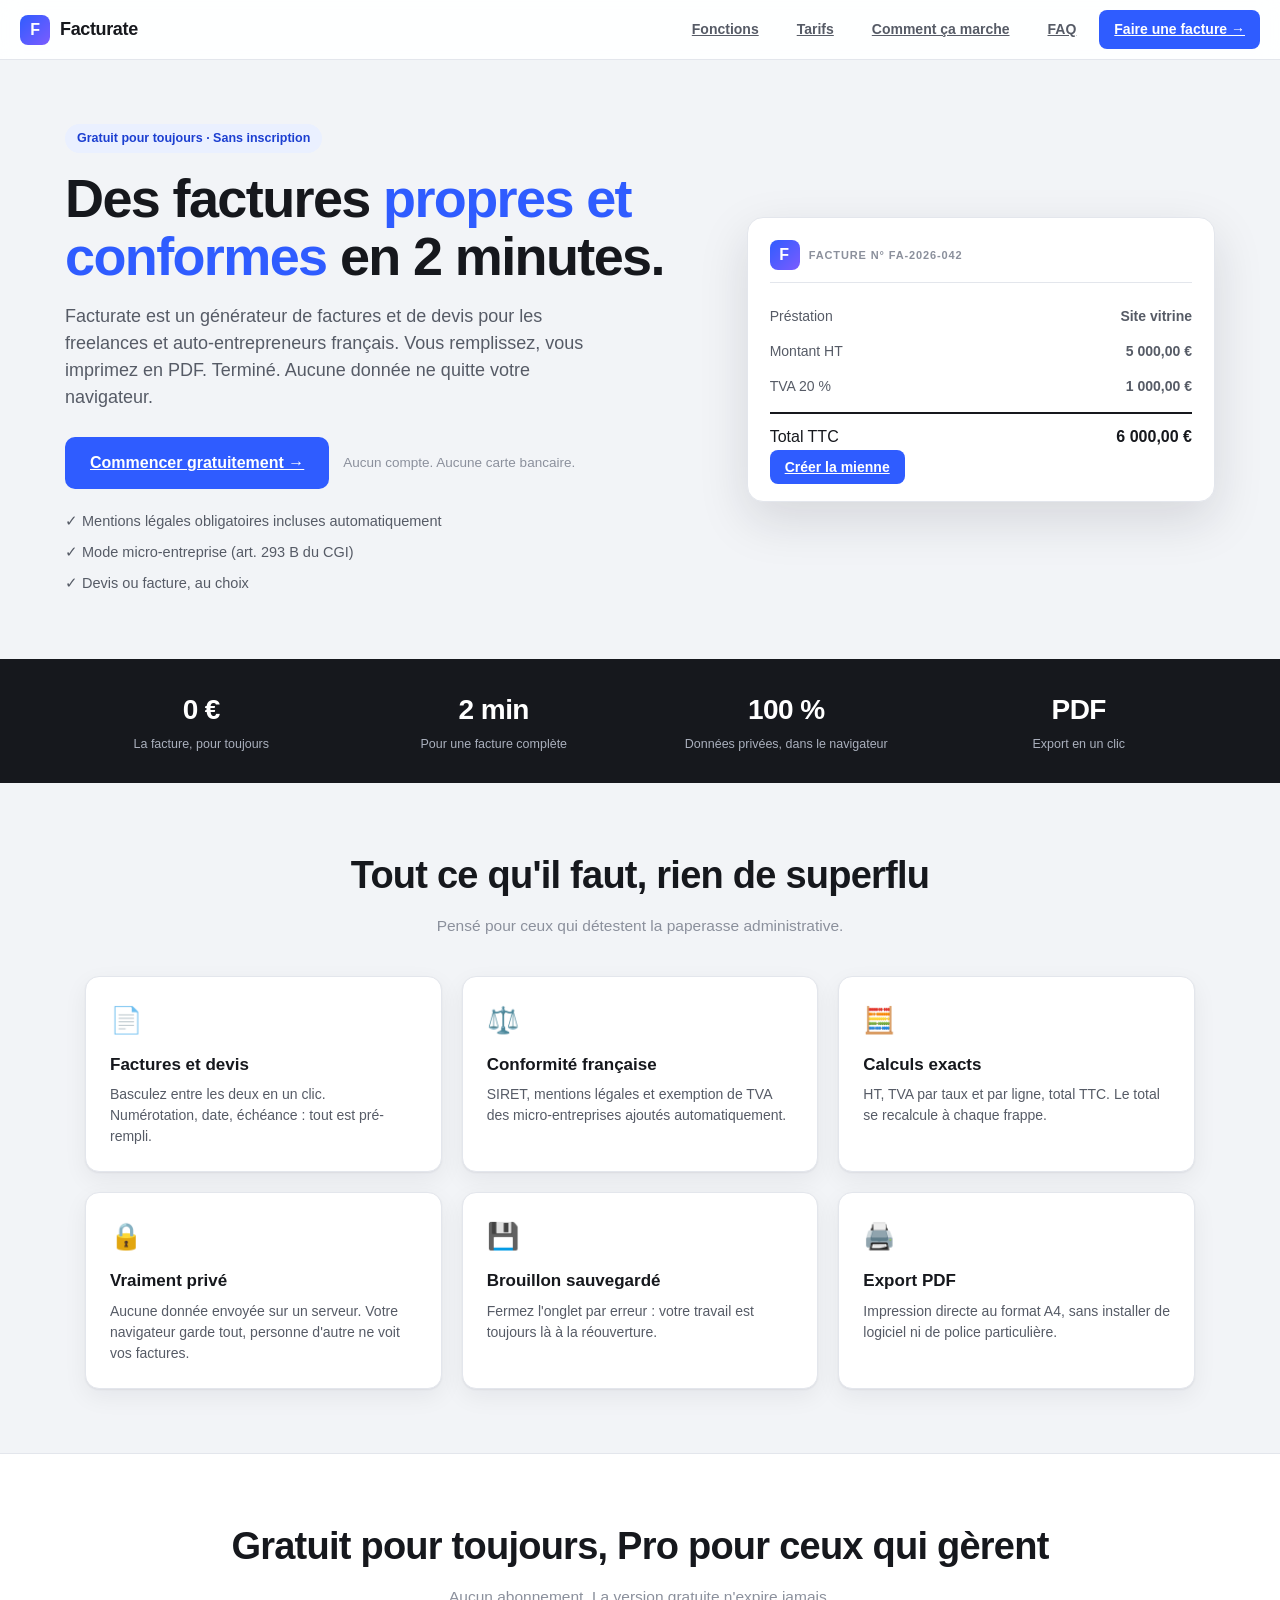
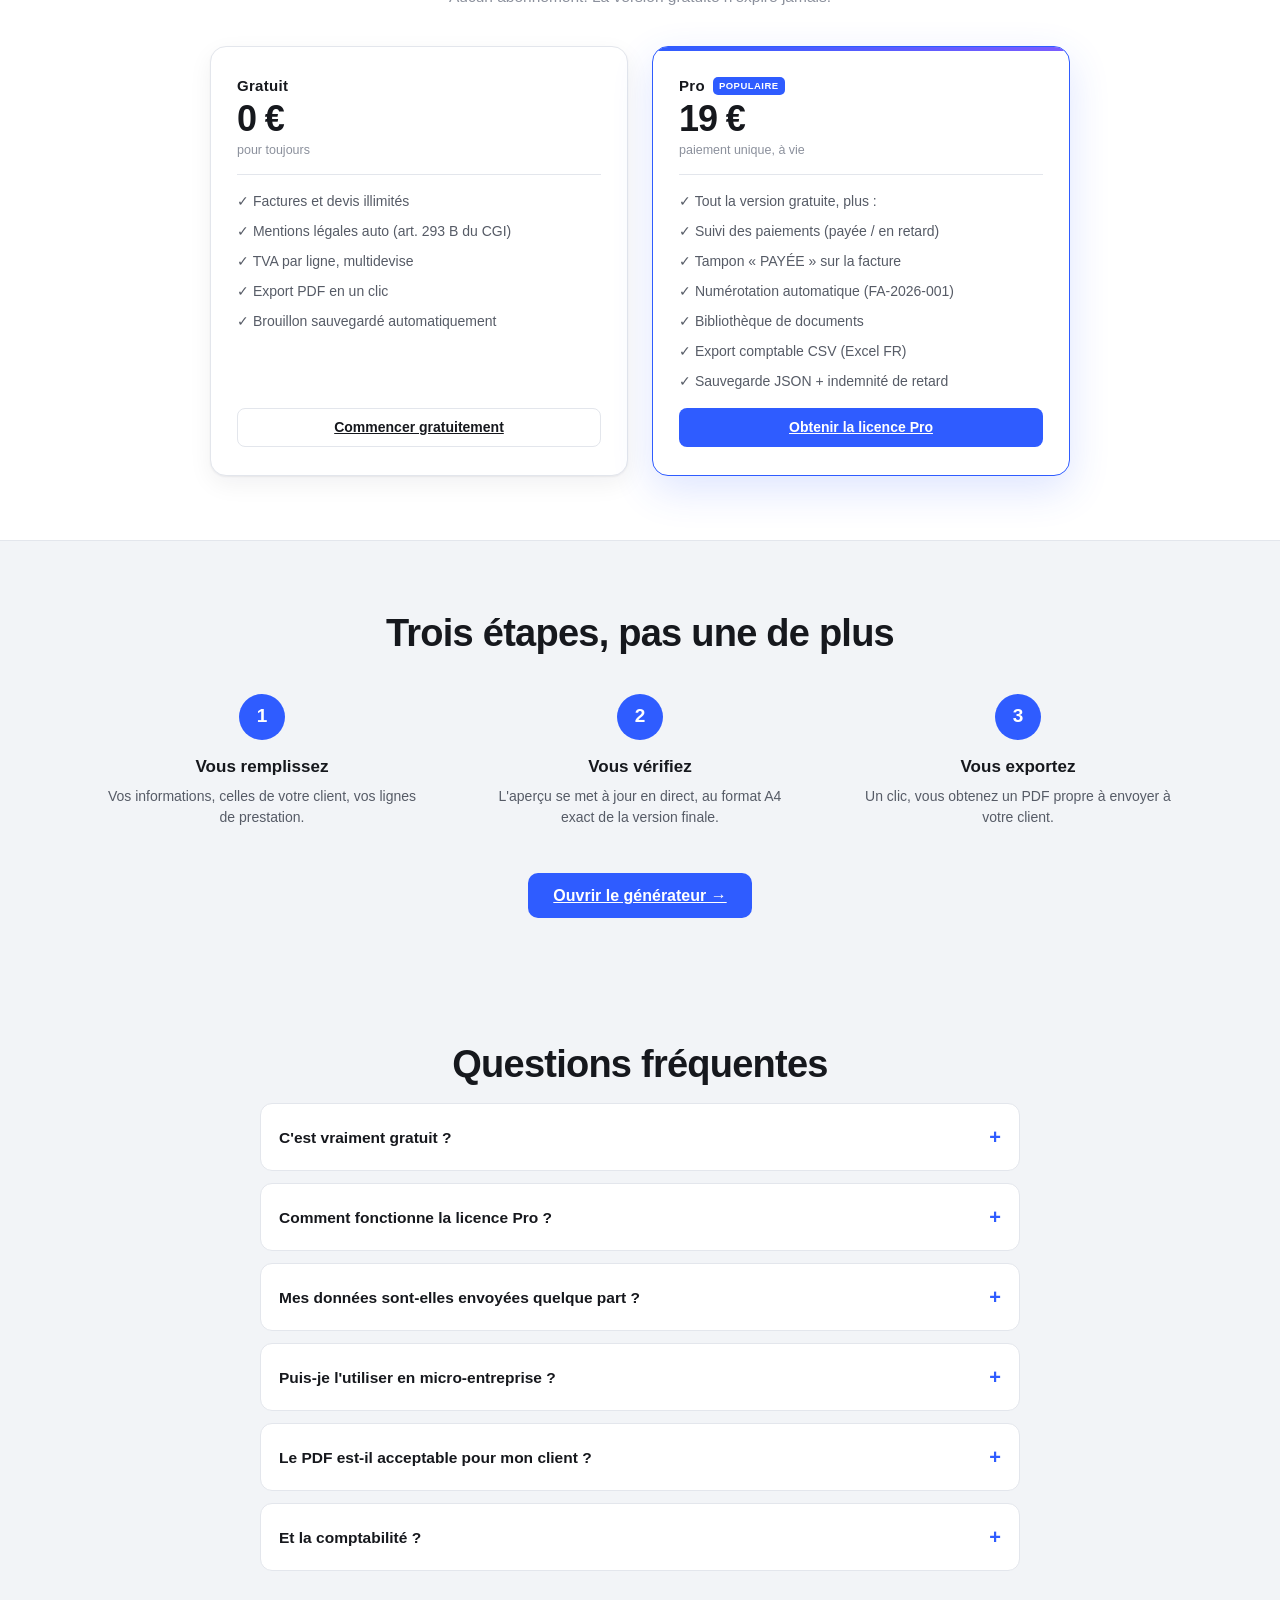
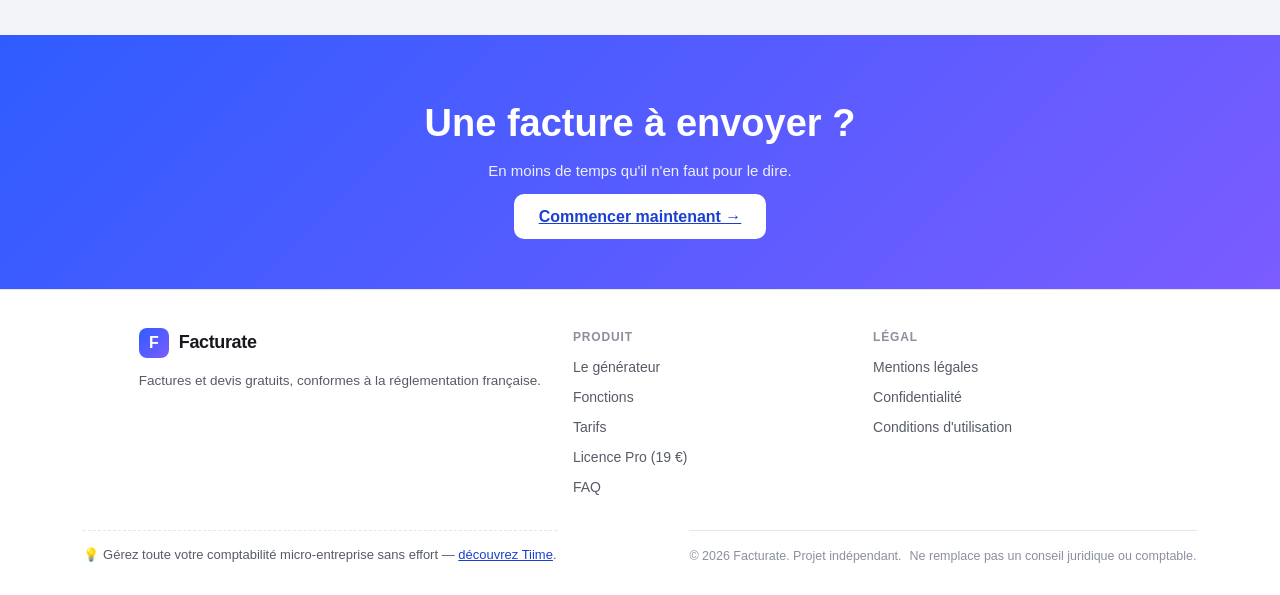
<file: index.html>
<!DOCTYPE html>
<html lang="fr">
<head>
  <meta charset="UTF-8">
  <meta name="viewport" content="width=device-width, initial-scale=1.0">
  <title>Facturate — Factures et devis gratuits pour freelances et auto-entrepreneurs</title>
  <meta name="description" content="Créez des factures et devis professionnels conformes à la loi française. Gratuit, sans inscription, sans installation. Export PDF en un clic.">
  <meta name="keywords" content="facture gratuite, devis gratuit, générateur de facture, auto-entrepreneur, freelance, facture PDF, micro-entreprise">
  <link rel="canonical" href="https://sissokocheick.github.io/facturate/">
  <link rel="stylesheet" href="css/style.css">
</head>
<body itemscope itemtype="https://schema.org/WebApplication">
  <meta itemprop="name" content="Facturate">
  <meta itemprop="applicationCategory" content="BusinessApplication">
  <meta itemprop="operatingSystem" content="Tout navigateur web">
  <meta itemprop="offers" itemscope itemtype="https://schema.org/Offer">
  <meta itemprop="price" content="0">
  <meta itemprop="priceCurrency" content="EUR">
  <script type="application/ld+json">
  {
    "@context": "https://schema.org",
    "@type": "SoftwareApplication",
    "name": "Facturate",
    "applicationCategory": "BusinessApplication",
    "operatingSystem": "Tout navigateur web",
    "description": "Générateur de factures et devis gratuits, conformes à la législation française. Sans inscription, export PDF.",
    "offers": { "@type": "Offer", "price": "0", "priceCurrency": "EUR" }
  }
  </script>
  <header class="topbar">
    <div class="topbar-inner">
      <a class="brand" href="index.html">
        <span class="brand-mark">F</span>
        <span>Facturate</span>
      </a>
      <nav>
        <a class="btn btn-ghost" href="#fonctions">Fonctions</a>
        <a class="btn btn-ghost" href="#tarifs">Tarifs</a>
        <a class="btn btn-ghost" href="#demarrer">Comment ça marche</a>
        <a class="btn btn-ghost" href="#faq">FAQ</a>
        <a class="btn btn-primary" href="app.html">Faire une facture →</a>
      </nav>
    </div>
  </header>

  <main>
    <!-- Hero -->
    <section class="hero">
      <div class="hero-inner">
        <div class="hero-text">
          <span class="badge">Gratuit pour toujours · Sans inscription</span>
          <h1>Des factures <span class="accent">propres et conformes</span> en 2 minutes.</h1>
          <p>Facturate est un générateur de factures et de devis pour les freelances et auto-entrepreneurs français. Vous remplissez, vous imprimez en PDF. Terminé. Aucune donnée ne quitte votre navigateur.</p>
          <div class="hero-cta">
            <a class="btn btn-primary btn-lg" href="app.html">Commencer gratuitement →</a>
            <span class="hero-sub">Aucun compte. Aucune carte bancaire.</span>
          </div>
          <ul class="hero-list">
            <li>✓ Mentions légales obligatoires incluses automatiquement</li>
            <li>✓ Mode micro-entreprise (art. 293 B du CGI)</li>
            <li>✓ Devis ou facture, au choix</li>
          </ul>
        </div>
        <div class="hero-card">
          <div class="hero-card-head">
            <span class="brand-mark">F</span>
            <span>FACTURE N° FA-2026-042</span>
          </div>
          <div class="hero-card-row"><span>Préstation</span><strong>Site vitrine</strong></div>
          <div class="hero-card-row"><span>Montant HT</span><strong>5 000,00 €</strong></div>
          <div class="hero-card-row"><span>TVA 20 %</span><strong>1 000,00 €</strong></div>
          <div class="hero-card-row total"><span>Total TTC</span><strong>6 000,00 €</strong></div>
          <a class="btn btn-primary" href="app.html">Créer la mienne</a>
        </div>
      </div>
    </section>

    <!-- Preuve sociale -->
    <section class="band">
      <div class="band-inner">
        <div class="stat"><strong>0 €</strong><span>La facture, pour toujours</span></div>
        <div class="stat"><strong>2 min</strong><span>Pour une facture complète</span></div>
        <div class="stat"><strong>100 %</strong><span>Données privées, dans le navigateur</span></div>
        <div class="stat"><strong>PDF</strong><span>Export en un clic</span></div>
      </div>
    </section>

    <!-- Fonctions -->
    <section id="fonctions" class="section">
      <h2>Tout ce qu'il faut, rien de superflu</h2>
      <p class="section-sub">Pensé pour ceux qui détestent la paperasse administrative.</p>
      <div class="features">
        <div class="feature">
          <div class="feature-ico">📄</div>
          <h3>Factures et devis</h3>
          <p>Basculez entre les deux en un clic. Numérotation, date, échéance : tout est pré-rempli.</p>
        </div>
        <div class="feature">
          <div class="feature-ico">⚖️</div>
          <h3>Conformité française</h3>
          <p>SIRET, mentions légales et exemption de TVA des micro-entreprises ajoutés automatiquement.</p>
        </div>
        <div class="feature">
          <div class="feature-ico">🧮</div>
          <h3>Calculs exacts</h3>
          <p>HT, TVA par taux et par ligne, total TTC. Le total se recalcule à chaque frappe.</p>
        </div>
        <div class="feature">
          <div class="feature-ico">🔒</div>
          <h3>Vraiment privé</h3>
          <p>Aucune donnée envoyée sur un serveur. Votre navigateur garde tout, personne d'autre ne voit vos factures.</p>
        </div>
        <div class="feature">
          <div class="feature-ico">💾</div>
          <h3>Brouillon sauvegardé</h3>
          <p>Fermez l'onglet par erreur : votre travail est toujours là à la réouverture.</p>
        </div>
        <div class="feature">
          <div class="feature-ico">🖨️</div>
          <h3>Export PDF</h3>
          <p>Impression directe au format A4, sans installer de logiciel ni de police particulière.</p>
        </div>
      </div>
    </section>

    <!-- Tarifs -->
    <section id="tarifs" class="section section-alt">
      <h2>Gratuit pour toujours, Pro pour ceux qui gèrent</h2>
      <p class="section-sub">Aucun abonnement. La version gratuite n'expire jamais.</p>
      <div class="pricing">
        <div class="plan">
          <div class="plan-head">
            <span class="plan-name">Gratuit</span>
            <span class="plan-price">0 €</span>
            <span class="plan-cadence">pour toujours</span>
          </div>
          <ul class="plan-list">
            <li>✓ Factures et devis illimités</li>
            <li>✓ Mentions légales auto (art. 293 B du CGI)</li>
            <li>✓ TVA par ligne, multidevise</li>
            <li>✓ Export PDF en un clic</li>
            <li>✓ Brouillon sauvegardé automatiquement</li>
          </ul>
          <a class="btn btn-outline" href="app.html">Commencer gratuitement</a>
        </div>
        <div class="plan plan-pro">
          <div class="plan-head">
            <span class="plan-name">Pro <span class="pro-tag">POPULAIRE</span></span>
            <span class="plan-price">19 €</span>
            <span class="plan-cadence">paiement unique, à vie</span>
          </div>
          <ul class="plan-list">
            <li>✓ Tout la version gratuite, plus :</li>
            <li>✓ Suivi des paiements (payée / en retard)</li>
            <li>✓ Tampon « PAYÉE » sur la facture</li>
            <li>✓ Numérotation automatique (FA-2026-001)</li>
            <li>✓ Bibliothèque de documents</li>
            <li>✓ Export comptable CSV (Excel FR)</li>
            <li>✓ Sauvegarde JSON + indemnité de retard</li>
          </ul>
          <a class="btn btn-primary" href="https://gumroad.com/l/facturate-pro" target="_blank" rel="noopener">Obtenir la licence Pro</a>
        </div>
      </div>
    </section>

    <!-- Comment ça marche -->
    <section id="demarrer" class="section">
      <h2>Trois étapes, pas une de plus</h2>
      <div class="steps">
        <div class="step">
          <span class="step-n">1</span>
          <h3>Vous remplissez</h3>
          <p>Vos informations, celles de votre client, vos lignes de prestation.</p>
        </div>
        <div class="step">
          <span class="step-n">2</span>
          <h3>Vous vérifiez</h3>
          <p>L'aperçu se met à jour en direct, au format A4 exact de la version finale.</p>
        </div>
        <div class="step">
          <span class="step-n">3</span>
          <h3>Vous exportez</h3>
          <p>Un clic, vous obtenez un PDF propre à envoyer à votre client.</p>
        </div>
      </div>
      <div class="section-cta">
        <a class="btn btn-primary btn-lg" href="app.html">Ouvrir le générateur →</a>
      </div>
    </section>

    <!-- FAQ -->
    <section id="faq" class="section">
      <h2>Questions fréquentes</h2>
      <div class="faq">
        <details>
          <summary>C'est vraiment gratuit ?</summary>
          <p>Oui. La création de factures et de devis est gratuite pour toujours, sans limite de documents et sans compte. Les fonctions avancées (suivi des paiements, bibliothèque, export comptable, numérotation automatique) sont disponibles dans la licence Pro à 19 €, en paiement unique.</p>
        </details>
        <details>
          <summary>Comment fonctionne la licence Pro ?</summary>
          <p>Vous achetez la licence sur Gumroad (paiement sécurisé). Votre clé vous est envoyée immédiatement par e-mail. Vous la collez dans le générateur, les fonctions Pro se débloquent. Aucun compte à créer, aucune donnée envoyée : la clé est vérifiée directement dans votre navigateur.</p>
        </details>
        <details>
          <summary>Mes données sont-elles envoyées quelque part ?</summary>
          <p>Non. Tout reste dans votre navigateur via le stockage local. Aucun appel réseau n'est effectué. Vous pouvez le vérifier vous-même : le code est libre et public.</p>
        </details>
        <details>
          <summary>Puis-je l'utiliser en micro-entreprise ?</summary>
          <p>Oui. Cochez « Je suis en micro-entreprise » : les mentions obligatoires (dispense d'immatriculation au RCS et au RM, TVA non applicable art. 293 B du CGI) sont ajoutées automatiquement.</p>
        </details>
        <details>
          <summary>Le PDF est-il acceptable pour mon client ?</summary>
          <p>Oui. Le format A4 est respecté et la mise en page est propre. Pensez à vérifier que les mentions obligatoires propres à votre activité sont présentes.</p>
        </details>
        <details>
          <summary>Et la comptabilité ?</summary>
          <p>Facturate édite vos documents. Il ne remplace pas un comptable ni un logiciel comptable agréé. Pour la gestion de votre comptabilité, rapprochez-vous d'un professionnel.</p>
        </details>
      </div>
    </section>

    <!-- CTA final -->
    <section class="cta-final">
      <h2>Une facture à envoyer ?</h2>
      <p>En moins de temps qu'il n'en faut pour le dire.</p>
      <a class="btn btn-light btn-lg" href="app.html">Commencer maintenant →</a>
    </section>
  </main>

  <footer class="foot">
    <div class="foot-inner">
      <div class="foot-col">
        <div class="brand"><span class="brand-mark">F</span><span>Facturate</span></div>
        <p>Factures et devis gratuits, conformes à la réglementation française.</p>
      </div>
      <div class="foot-col">
        <h4>Produit</h4>
        <a href="app.html">Le générateur</a>
        <a href="#fonctions">Fonctions</a>
        <a href="#tarifs">Tarifs</a>
        <a href="https://gumroad.com/l/facturate-pro" target="_blank" rel="noopener noopener">Licence Pro (19 €)</a>
        <a href="#faq">FAQ</a>
      </div>
      <div class="foot-col">
        <h4>Légal</h4>
        <a href="legal.html#mentions">Mentions légales</a>
        <a href="legal.html#confidentialite">Confidentialité</a>
        <a href="legal.html#cgu">Conditions d'utilisation</a>
      </div>
    </div>
    <div class="foot-aff">
      <span>💡 Gérez toute votre comptabilité micro-entreprise sans effort —
        <a href="https://www.tiime.fr" target="_blank" rel="nofollow sponsored noopener">découvrez Tiime</a>.
      </span>
    </div>
    <div class="foot-note">
      <span>© 2026 Facturate. Projet indépendant.</span>
      <span>Ne remplace pas un conseil juridique ou comptable.</span>
    </div>
  </footer>
</body>
</html>
</file>
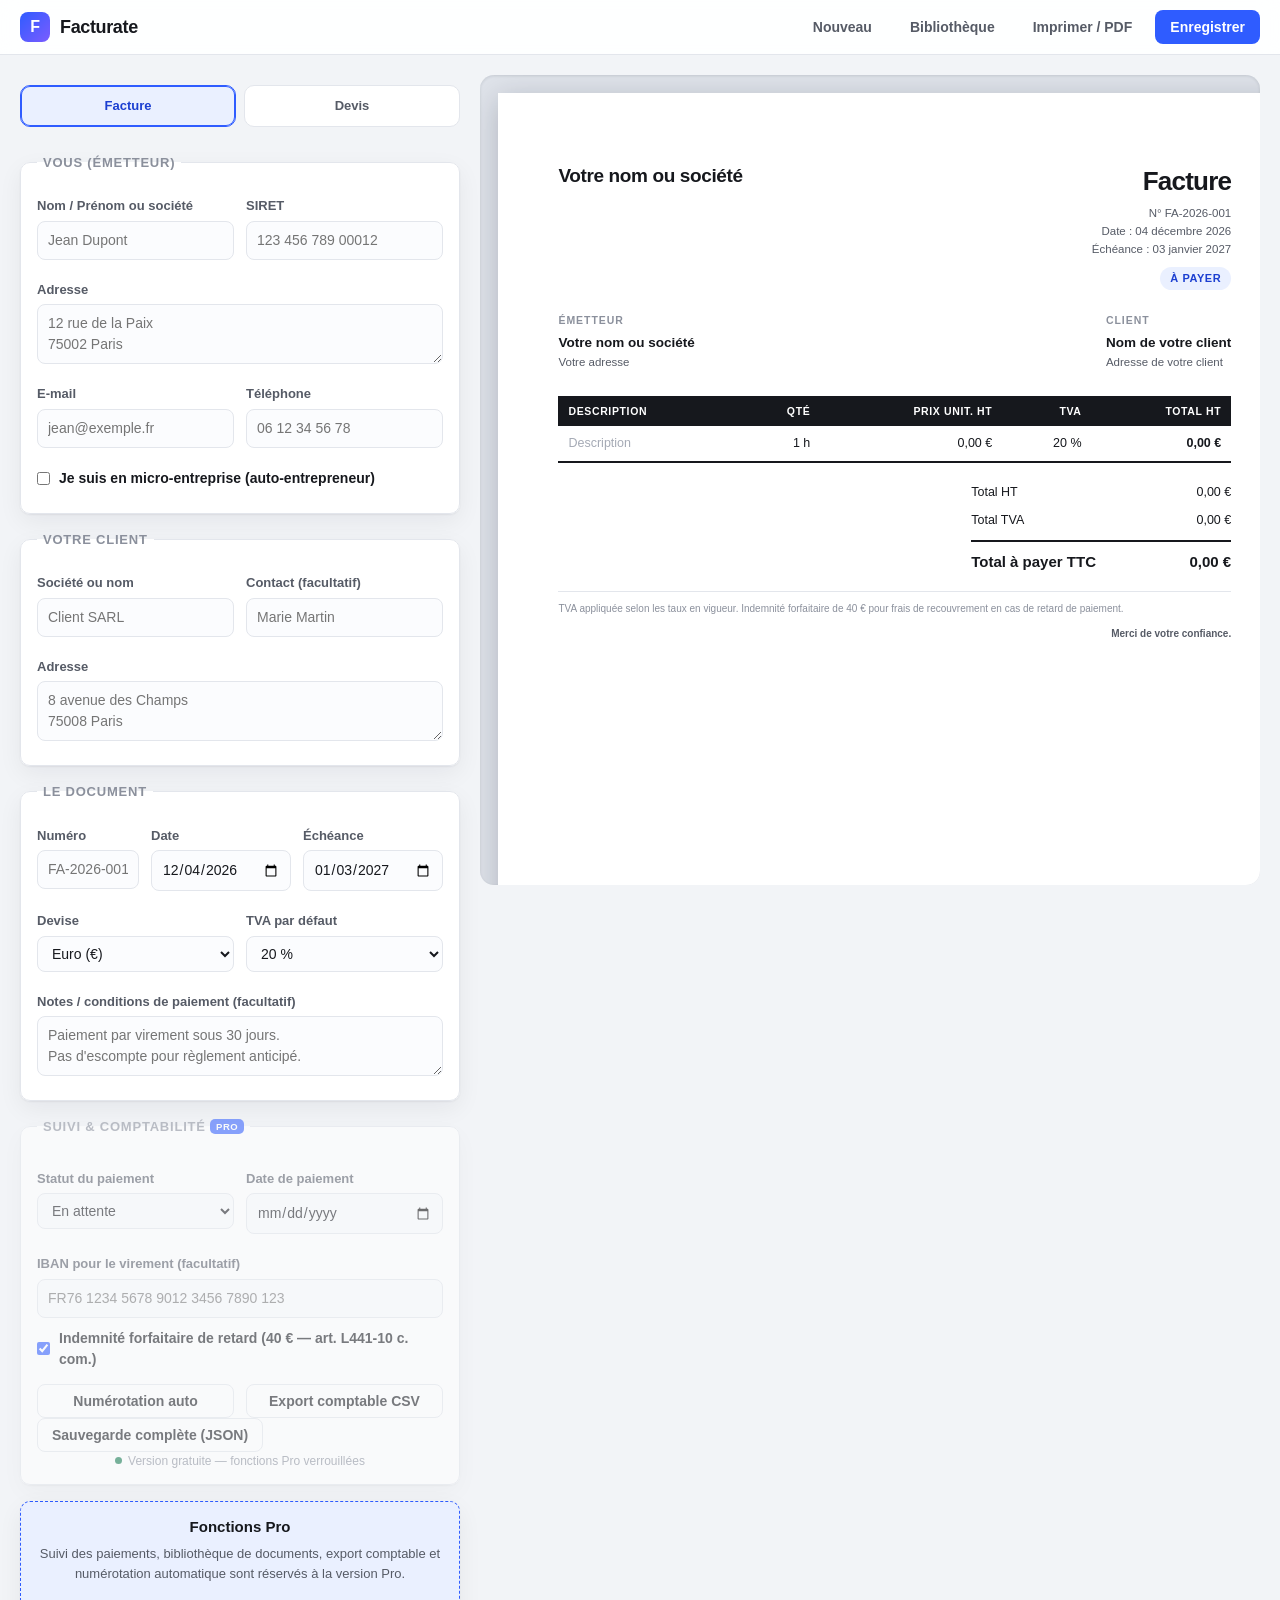
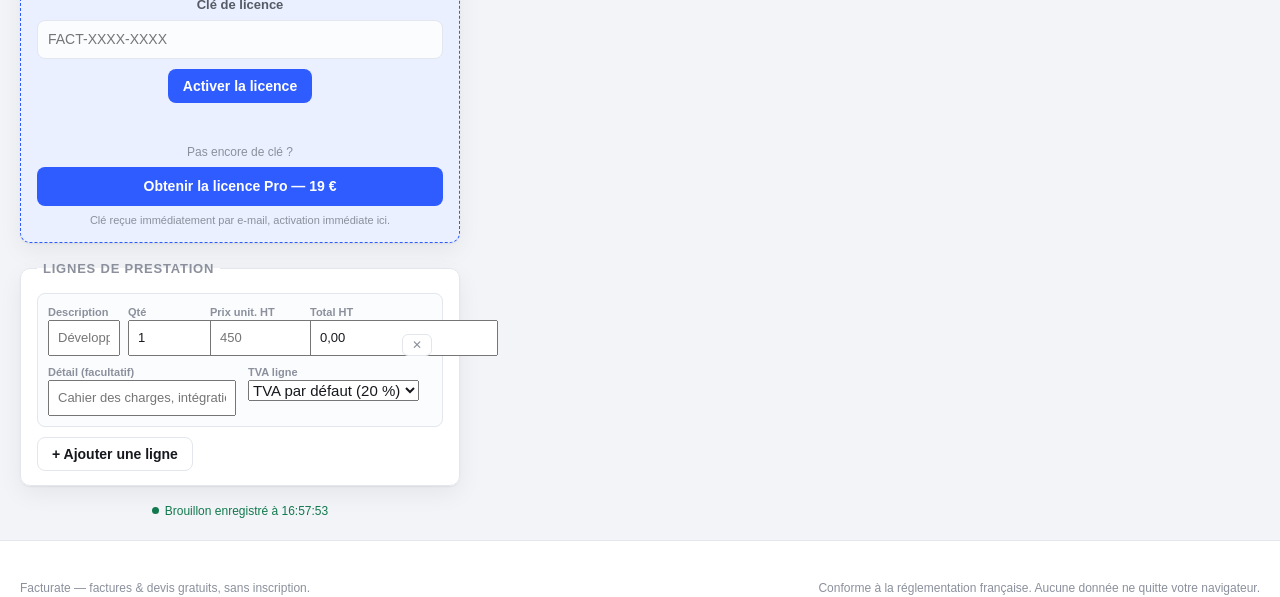
<file: app.html>
<!DOCTYPE html>
<html lang="fr">
<head>
  <meta charset="UTF-8">
  <meta name="viewport" content="width=device-width, initial-scale=1.0">
  <title>Facturate — Générateur de factures et devis gratuits</title>
  <meta name="description" content="Créez des factures et devis professionnels, conformes à la législation française, gratuitement. Impression PDF en un clic.">
  <link rel="stylesheet" href="css/style.css">
</head>
<body>
  <header class="topbar">
    <div class="topbar-inner">
      <a class="brand" href="index.html">        <span class="brand-mark">F</span>
        <span>Facturate</span>
      </a>
      <nav>
        <button class="btn btn-ghost" id="btnNew" title="Nouveau document">Nouveau</button>
        <button class="btn btn-ghost" id="btnLibrary" title="Bibliothèque de documents enregistrés">Bibliothèque</button>
        <button class="btn btn-ghost" id="btnPrint" title="Imprimer / Exporter en PDF">Imprimer / PDF</button>
        <button class="btn btn-primary" id="btnSaveDoc" title="Enregistrer dans la bibliothèque">Enregistrer</button>
      </nav>
    </div>
  </header>

  <main class="layout">
    <!-- ============ FORMULAIRE ============ -->
    <section class="panel" aria-label="Édition du document">
      <div class="doc-type">
        <label class="radio-card">
          <input type="radio" name="docType" value="facture" checked>
          <span>Facture</span>
        </label>
        <label class="radio-card">
          <input type="radio" name="docType" value="devis">
          <span>Devis</span>
        </label>
      </div>

      <fieldset class="group">
        <legend>Vous (émetteur)</legend>
        <div class="grid-2">
          <label>Nom / Prénom ou société<input id="sName" placeholder="Jean Dupont"></label>
          <label>SIRET<input id="sSiret" placeholder="123 456 789 00012"></label>
        </div>
        <label>Adresse<textarea id="sAddress" rows="2" placeholder="12 rue de la Paix&#10;75002 Paris"></textarea></label>
        <div class="grid-2">
          <label>E-mail<input id="sEmail" type="email" placeholder="jean@exemple.fr"></label>
          <label>Téléphone<input id="sPhone" placeholder="06 12 34 56 78"></label>
        </div>
        <label class="check">
          <input type="checkbox" id="sAutoEnt">
          <span>Je suis en micro-entreprise (auto-entrepreneur)</span>
        </label>
        <div id="autoEntOptions" class="autoent hidden">
          <label>Numéro de TVA intracommunautaire (facultatif)
            <input id="sTvaIntra" placeholder="FR 12 345 678 901">
          </label>
        </div>
      </fieldset>

      <fieldset class="group">
        <legend>Votre client</legend>
        <div class="grid-2">
          <label>Société ou nom<input id="cName" placeholder="Client SARL"></label>
          <label>Contact (facultatif)<input id="cContact" placeholder="Marie Martin"></label>
        </div>
        <label>Adresse<textarea id="cAddress" rows="2" placeholder="8 avenue des Champs&#10;75008 Paris"></textarea></label>
      </fieldset>

      <fieldset class="group">
        <legend>Le document</legend>
        <div class="grid-3">
          <label>Numéro<input id="dNumber" placeholder="FA-2026-001"></label>
          <label>Date<input id="dDate" type="date"></label>
          <label>Échéance<input id="dDue" type="date"></label>
        </div>
        <div class="grid-2">
          <label>Devise
            <select id="dCurrency">
              <option value="EUR" selected>Euro (€)</option>
              <option value="USD">Dollar ($)</option>
              <option value="GBP">Livre (£)</option>
              <option value="CHF">Franc suisse (CHF)</option>
            </select>
          </label>
          <label>TVA par défaut
            <select id="dTva">
              <option value="20" selected>20 %</option>
              <option value="10">10 %</option>
              <option value="5.5">5,5 %</option>
              <option value="2.1">2,1 %</option>
              <option value="0">0 % (exonération)</option>
            </select>
          </label>
        </div>
        <label>Notes / conditions de paiement (facultatif)
          <textarea id="dNotes" rows="2" placeholder="Paiement par virement sous 30 jours.&#10;Pas d'escompte pour règlement anticipé."></textarea>
        </label>
      </fieldset>

      <fieldset class="group" id="premiumBox">
        <legend>Suivi &amp; comptabilité <span class="pro-tag">PRO</span></legend>
        <div class="grid-2">
          <label>Statut du paiement
            <select id="dStatus">
              <option value="attente" selected>En attente</option>
              <option value="paye">Payée</option>
              <option value="retard">En retard</option>
            </select>
          </label>
          <label>Date de paiement<input id="dPaidDate" type="date"></label>
        </div>
        <label>IBAN pour le virement (facultatif)
          <input id="dIban" placeholder="FR76 1234 5678 9012 3456 7890 123">
        </label>
        <label class="check">
          <input type="checkbox" id="dPenalty" checked>
          <span>Indemnité forfaitaire de retard (40 € — art. L441-10 c. com.)</span>
        </label>
        <div class="grid-2">
          <button class="btn btn-outline" id="btnAutoNum" type="button">Numérotation auto</button>
          <button class="btn btn-outline" id="btnCsv" type="button">Export comptable CSV</button>
        </div>
        <button class="btn btn-outline" id="btnBackup" type="button">Sauvegarde complète (JSON)</button>
        <div id="proStatus" class="autosave-note"></div>
      </fieldset>

      <div id="proGate" class="group hidden">
        <p class="gate-title">Fonctions Pro</p>
        <p class="gate-text">
          Suivi des paiements, bibliothèque de documents, export comptable et
          numérotation automatique sont réservés à la version Pro.
        </p>
        <label>Clé de licence
          <input id="licenseInput" placeholder="FACT-XXXX-XXXX" autocomplete="off">
        </label>
        <button class="btn btn-primary" id="btnActivate" type="button">Activer la licence</button>
        <p id="licenseMsg" class="gate-msg"></p>
        <p class="gate-buy">Pas encore de clé ?</p>
        <a class="btn btn-buy" id="btnBuyPro" href="https://gumroad.com/l/facturate-pro" target="_blank" rel="noopener">Obtenir la licence Pro — 19 €</a>
        <p class="gate-buy-note">Clé reçue immédiatement par e-mail, activation immédiate ici.</p>
      </div>

      <fieldset class="group">
        <legend>Lignes de prestation</legend>
        <div id="items"></div>
        <button class="btn btn-outline" id="btnAddItem">+ Ajouter une ligne</button>
      </fieldset>

      <p class="autosave-note" id="autosaveNote">Brouillon enregistré automatiquement.</p>
    </section>

    <!-- ============ APERÇU ============ -->
    <section class="preview-wrap" aria-label="Aperçu du document">
      <div class="preview-scaler">
        <div id="preview" class="invoice"></div>
      </div>
    </section>
  </main>

  <footer class="foot">
    <span>Facturate — factures &amp; devis gratuits, sans inscription.</span>
    <span>Conforme à la réglementation française. Aucune donnée ne quitte votre navigateur.</span>
  </footer>

  <!-- Bibliothèque de documents -->
  <div id="libraryOverlay" class="overlay hidden">
    <div class="overlay-panel">
      <div class="overlay-head">
        <h2>Bibliothèque</h2>
        <button class="btn btn-ghost" id="btnCloseLib">✕</button>
      </div>
      <div id="libraryList" class="library-list"></div>
    </div>
  </div>

  <script src="js/app.js"></script>
</body>
</html>
</file>
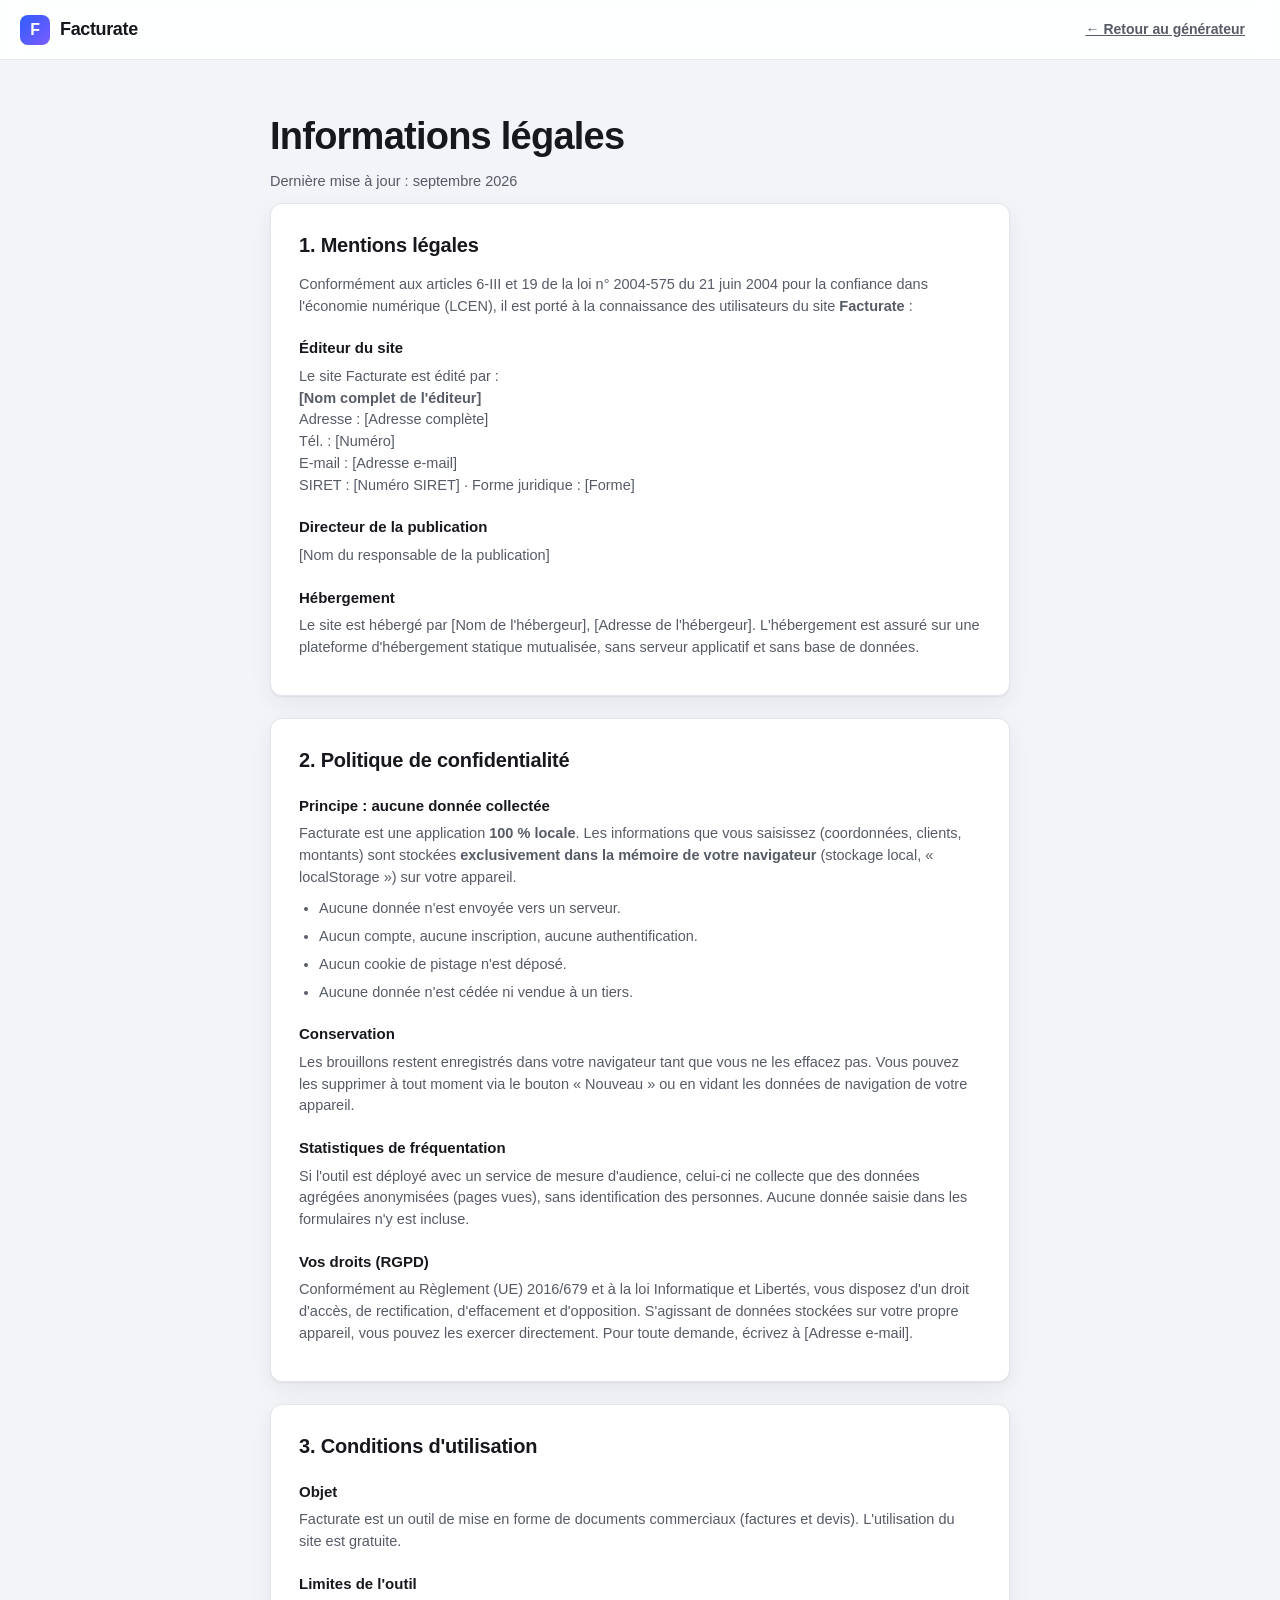
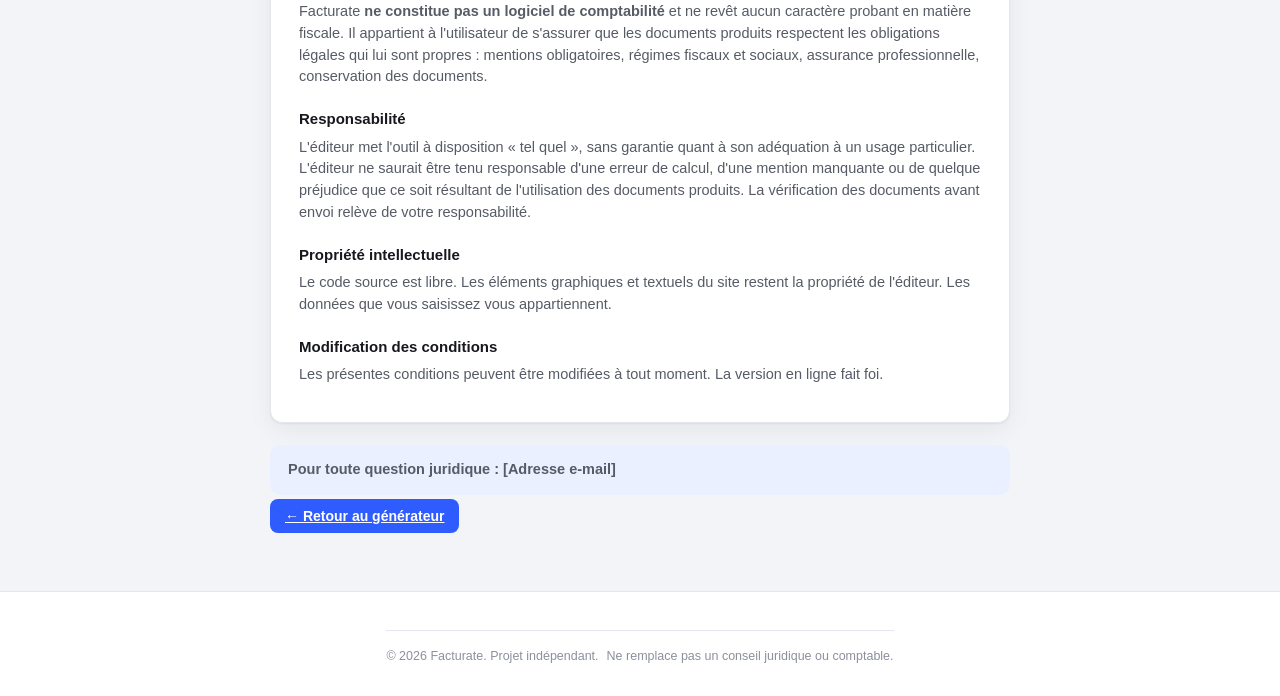
<file: legal.html>
<!DOCTYPE html>
<html lang="fr">
<head>
  <meta charset="UTF-8">
  <meta name="viewport" content="width=device-width, initial-scale=1.0">
  <title>Mentions légales, confidentialité et conditions — Facturate</title>
  <meta name="description" content="Mentions légales, politique de confidentialité et conditions d'utilisation de Facturate.">
  <meta name="robots" content="noindex">
  <link rel="stylesheet" href="css/style.css">
</head>
<body>
  <header class="topbar">
    <div class="topbar-inner">
      <a class="brand" href="index.html"><span class="brand-mark">F</span><span>Facturate</span></a>
      <nav><a class="btn btn-ghost" href="app.html">← Retour au générateur</a></nav>
    </div>
  </header>

  <main class="legal">
    <h1>Informations légales</h1>
    <p class="legal-date">Dernière mise à jour : septembre 2026</p>

    <!-- ============ MENTIONS LÉGALES ============ -->
    <section id="mentions">
      <h2>1. Mentions légales</h2>
      <p>
        Conformément aux articles 6-III et 19 de la loi n° 2004-575 du 21 juin 2004
        pour la confiance dans l'économie numérique (LCEN), il est porté à la
        connaissance des utilisateurs du site <strong>Facturate</strong> :
      </p>
      <h3>Éditeur du site</h3>
      <p>
        Le site Facturate est édité par :<br>
        <strong>[Nom complet de l'éditeur]</strong><br>
        Adresse : [Adresse complète]<br>
        Tél. : [Numéro]<br>
        E-mail : [Adresse e-mail]<br>
        SIRET : [Numéro SIRET] · Forme juridique : [Forme]
      </p>
      <h3>Directeur de la publication</h3>
      <p>[Nom du responsable de la publication]</p>
      <h3>Hébergement</h3>
      <p>
        Le site est hébergé par [Nom de l'hébergeur], [Adresse de l'hébergeur].
        L'hébergement est assuré sur une plateforme d'hébergement statique
        mutualisée, sans serveur applicatif et sans base de données.
      </p>
    </section>

    <!-- ============ CONFIDENTIALITÉ ============ -->
    <section id="confidentialite">
      <h2>2. Politique de confidentialité</h2>
      <h3>Principe : aucune donnée collectée</h3>
      <p>
        Facturate est une application <strong>100 % locale</strong>. Les informations
        que vous saisissez (coordonnées, clients, montants) sont stockées
        <strong>exclusivement dans la mémoire de votre navigateur</strong>
        (stockage local, « localStorage ») sur votre appareil.
      </p>
      <ul>
        <li>Aucune donnée n'est envoyée vers un serveur.</li>
        <li>Aucun compte, aucune inscription, aucune authentification.</li>
        <li>Aucun cookie de pistage n'est déposé.</li>
        <li>Aucune donnée n'est cédée ni vendue à un tiers.</li>
      </ul>
      <h3>Conservation</h3>
      <p>
        Les brouillons restent enregistrés dans votre navigateur tant que vous ne
        les effacez pas. Vous pouvez les supprimer à tout moment via le bouton
        « Nouveau » ou en vidant les données de navigation de votre appareil.
      </p>
      <h3>Statistiques de fréquentation</h3>
      <p>
        Si l'outil est déployé avec un service de mesure d'audience, celui-ci ne
        collecte que des données agrégées anonymisées (pages vues), sans
        identification des personnes. Aucune donnée saisie dans les formulaires
        n'y est incluse.
      </p>
      <h3>Vos droits (RGPD)</h3>
      <p>
        Conformément au Règlement (UE) 2016/679 et à la loi Informatique et
        Libertés, vous disposez d'un droit d'accès, de rectification, d'effacement
        et d'opposition. S'agissant de données stockées sur votre propre appareil,
        vous pouvez les exercer directement. Pour toute demande, écrivez à
        [Adresse e-mail].
      </p>
    </section>

    <!-- ============ CGU ============ -->
    <section id="cgu">
      <h2>3. Conditions d'utilisation</h2>
      <h3>Objet</h3>
      <p>
        Facturate est un outil de mise en forme de documents commerciaux
        (factures et devis). L'utilisation du site est gratuite.
      </p>
      <h3>Limites de l'outil</h3>
      <p>
        Facturate <strong>ne constitue pas un logiciel de comptabilité</strong> et
        ne revêt aucun caractère probant en matière fiscale. Il appartient à
        l'utilisateur de s'assurer que les documents produits respectent les
        obligations légales qui lui sont propres : mentions obligatoires,
        régimes fiscaux et sociaux, assurance professionnelle, conservation des
        documents.
      </p>
      <h3>Responsabilité</h3>
      <p>
        L'éditeur met l'outil à disposition « tel quel », sans garantie quant à
        son adéquation à un usage particulier. L'éditeur ne saurait être tenu
        responsable d'une erreur de calcul, d'une mention manquante ou de
        quelque préjudice que ce soit résultant de l'utilisation des documents
        produits. La vérification des documents avant envoi relève de votre
        responsabilité.
      </p>
      <h3>Propriété intellectuelle</h3>
      <p>
        Le code source est libre. Les éléments graphiques et textuels du site
        restent la propriété de l'éditeur. Les données que vous saisissez vous
        appartiennent.
      </p>
      <h3>Modification des conditions</h3>
      <p>
        Les présentes conditions peuvent être modifiées à tout moment. La
        version en ligne fait foi.
      </p>
    </section>

    <p class="legal-contact">
      Pour toute question juridique : [Adresse e-mail]
    </p>
    <a class="btn btn-primary" href="app.html">← Retour au générateur</a>
  </main>

  <footer class="foot">
    <div class="foot-note">
      <span>© 2026 Facturate. Projet indépendant.</span>
      <span>Ne remplace pas un conseil juridique ou comptable.</span>
    </div>
  </footer>
</body>
</html>
</file>
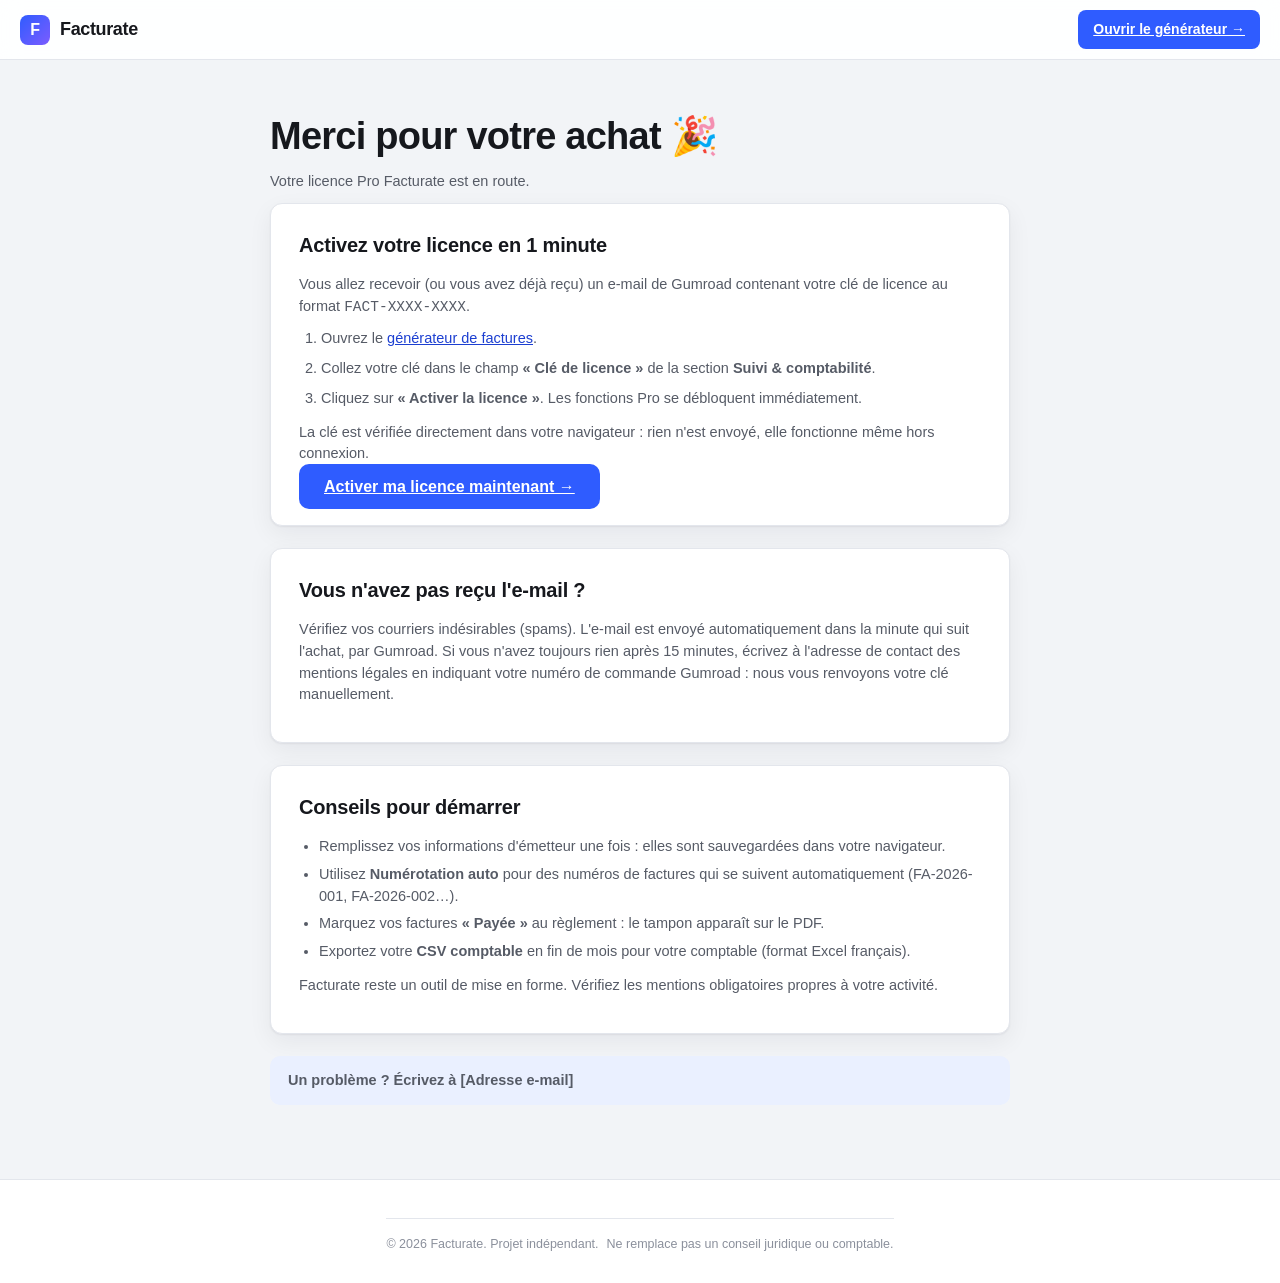
<file: merci.html>
<!DOCTYPE html>
<html lang="fr">
<head>
  <meta charset="UTF-8">
  <meta name="viewport" content="width=device-width, initial-scale=1.0">
  <title>Merci — activez votre licence Pro | Facturate</title>
  <meta name="description" content="Votre achat est confirmé. Activez votre licence Pro Facturate en moins d'une minute.">
  <meta name="robots" content="noindex">
  <link rel="canonical" href="https://sissokocheick.github.io/facturate/merci.html">
  <link rel="stylesheet" href="css/style.css">
</head>
<body>
  <header class="topbar">
    <div class="topbar-inner">
      <a class="brand" href="index.html">
        <span class="brand-mark">F</span>
        <span>Facturate</span>
      </a>
      <nav>
        <a class="btn btn-primary" href="app.html">Ouvrir le générateur →</a>
      </nav>
    </div>
  </header>

  <main class="legal">
    <h1>Merci pour votre achat 🎉</h1>
    <p class="legal-date">Votre licence Pro Facturate est en route.</p>

    <section>
      <h2>Activez votre licence en 1 minute</h2>
      <p>Vous allez recevoir (ou vous avez déjà reçu) un e-mail de Gumroad contenant votre clé de licence au format <code>FACT-XXXX-XXXX</code>.</p>
      <ol class="legal-steps">
        <li>Ouvrez le <a href="app.html">générateur de factures</a>.</li>
        <li>Collez votre clé dans le champ <strong>« Clé de licence »</strong> de la section <strong>Suivi &amp; comptabilité</strong>.</li>
        <li>Cliquez sur <strong>« Activer la licence »</strong>. Les fonctions Pro se débloquent immédiatement.</li>
      </ol>
      <p>La clé est vérifiée directement dans votre navigateur : rien n'est envoyé, elle fonctionne même hors connexion.</p>
      <a class="btn btn-primary btn-lg" href="app.html">Activer ma licence maintenant →</a>
    </section>

    <section>
      <h2>Vous n'avez pas reçu l'e-mail ?</h2>
      <p>Vérifiez vos courriers indésirables (spams). L'e-mail est envoyé automatiquement dans la minute qui suit l'achat, par Gumroad. Si vous n'avez toujours rien après 15 minutes, écrivez à l'adresse de contact des mentions légales en indiquant votre numéro de commande Gumroad : nous vous renvoyons votre clé manuellement.</p>
    </section>

    <section>
      <h2>Conseils pour démarrer</h2>
      <ul>
        <li>Remplissez vos informations d'émetteur une fois : elles sont sauvegardées dans votre navigateur.</li>
        <li>Utilisez <strong>Numérotation auto</strong> pour des numéros de factures qui se suivent automatiquement (FA-2026-001, FA-2026-002…).</li>
        <li>Marquez vos factures <strong>« Payée »</strong> au règlement : le tampon apparaît sur le PDF.</li>
        <li>Exportez votre <strong>CSV comptable</strong> en fin de mois pour votre comptable (format Excel français).</li>
      </ul>
      <p>Facturate reste un outil de mise en forme. Vérifiez les mentions obligatoires propres à votre activité.</p>
    </section>

    <p class="legal-contact">Un problème ? Écrivez à [Adresse e-mail]</p>
  </main>

  <footer class="foot">
    <div class="foot-note">
      <span>© 2026 Facturate. Projet indépendant.</span>
      <span>Ne remplace pas un conseil juridique ou comptable.</span>
    </div>
  </footer>
</body>
</html>
</file>
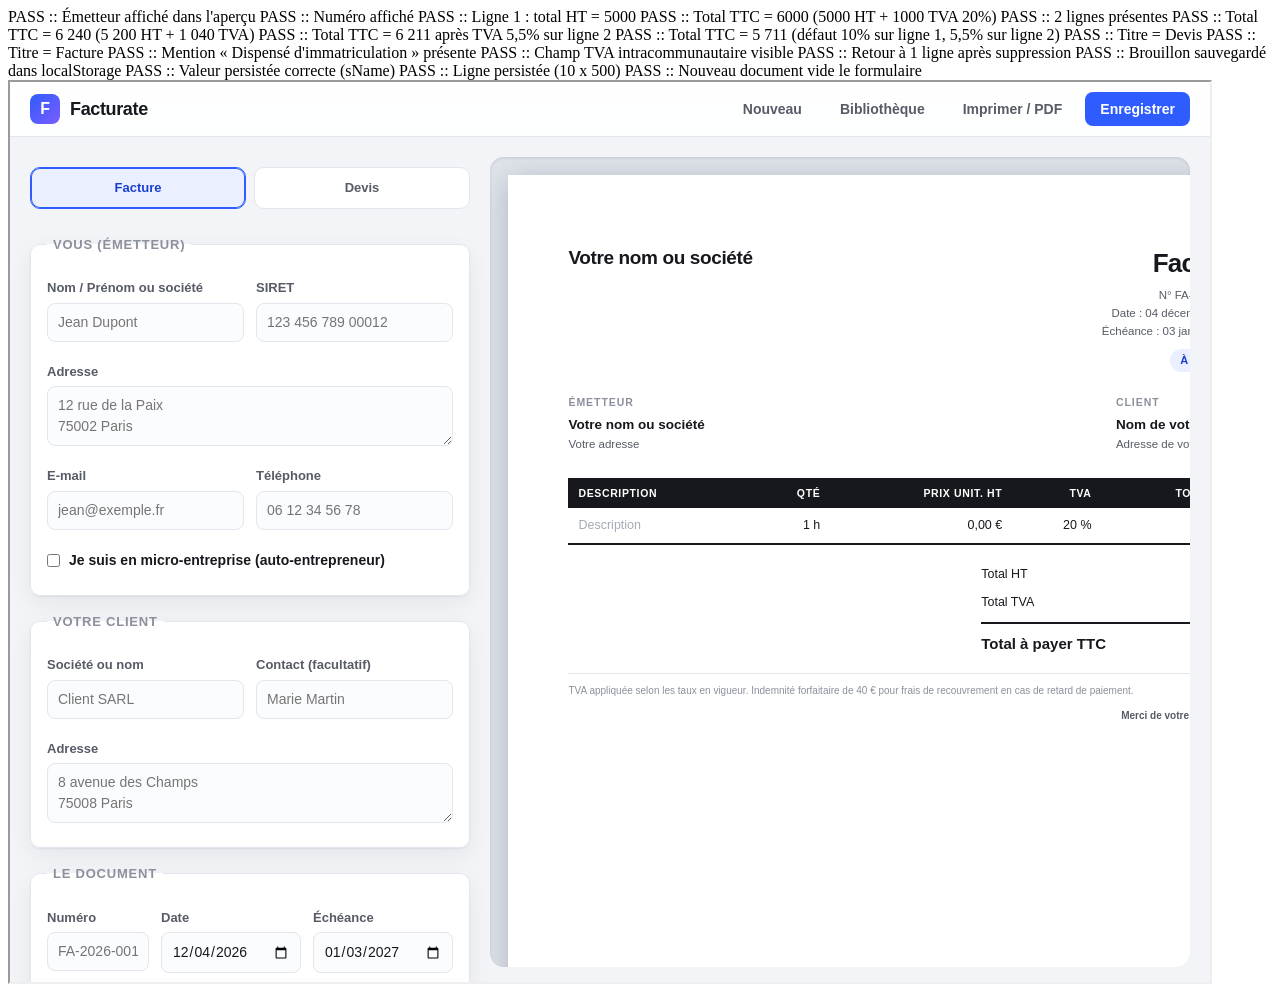
<file: tests/app.test.html>
<!DOCTYPE html>
<html lang="fr">
<head><meta charset="UTF-8"><title>tests</title></head>
<body>
<div id="results">PENDING</div>
<script>
// Suite de tests d'interaction pour Facturate.
// On charge l'app réelle dans un iframe et on pilote le DOM.
const frame = document.createElement("iframe");
frame.src = "../app.html";
frame.style.width = "1200px";
frame.style.height = "900px";
document.body.appendChild(frame);

const out = [];
function assert(name, cond) { out.push((cond ? "PASS" : "FAIL") + " :: " + name); }
// Normalise les séparateurs de milliers français (espace insécable étroit U+202F, etc.)
function norm(s) { return String(s).replace(/[\s  ]/g, "").replace(",", "."); }

function setVal(el, v) {
  el.value = v;
  el.dispatchEvent(new Event("input", { bubbles: true }));
}

frame.onload = () => {
  const d = frame.contentDocument;
  const w = frame.contentWindow;
  const totalEl = () => d.querySelector(".inv-totals .line.total .v");

  // 1. Émetteur / client / document
  setVal(d.getElementById("sName"), "Alex Dev");
  setVal(d.getElementById("sSiret"), "123 456 789 00012");
  setVal(d.getElementById("sAddress"), "10 rue Test\n75000 Paris");
  setVal(d.getElementById("cName"), "Acme SARL");
  setVal(d.getElementById("dNumber"), "FA-2026-042");
  assert("Émetteur affiché dans l'aperçu", d.querySelector(".inv-emitter .name").textContent === "Alex Dev");
  assert("Numéro affiché", d.querySelector(".inv-title .meta").textContent.includes("FA-2026-042"));

  // 2. Ligne 1 : 10 x 500 = 5000 HT, TVA 20 % => 6000 TTC
  setVal(d.querySelector(".item [data-f='desc']"), "Développement site web");
  setVal(d.querySelector(".item [data-f='qty']"), "10");
  setVal(d.querySelector(".item [data-f='price']"), "500");
  assert("Ligne 1 : total HT = 5000",
    norm(d.querySelector(".item .line-total").value) === "5000.00");
  assert("Total TTC = 6000 (5000 HT + 1000 TVA 20%)", norm(totalEl().textContent) === "6000.00€");

  // 3. Ajout d'une 2e ligne : 2 x 100 = 200 HT ; 5 200 HT + 20 % => 6 240 TTC
  d.getElementById("btnAddItem").click();
  assert("2 lignes présentes", d.querySelectorAll(".item").length === 2);
  setVal(d.querySelector(".item:nth-child(2) [data-f='qty']"), "2");
  setVal(d.querySelector(".item:nth-child(2) [data-f='price']"), "100");
  assert("Total TTC = 6 240 (5 200 HT + 1 040 TVA)", norm(totalEl().textContent) === "6240.00€");

  // 4. TVA spécifique 5,5 % sur la 2e ligne => 1 000 + 11 = 1 011 => 6 211
  const tvaSel = d.querySelector(".item:nth-child(2) [data-f='tva']");
  tvaSel.value = "5.5";
  tvaSel.dispatchEvent(new Event("change", { bubbles: true }));
  assert("Total TTC = 6 211 après TVA 5,5% sur ligne 2", norm(totalEl().textContent) === "6211.00€");

  // 5. TVA par défaut à 10 % : la ligne 1 hérite de 10 %, la ligne 2 garde 5,5 %
  //    => 500 + 11 = 511 => 5 711
  setVal(d.getElementById("dTva"), "10");
  assert("Total TTC = 5 711 (défaut 10% sur ligne 1, 5,5% sur ligne 2)", norm(totalEl().textContent) === "5711.00€");

  // 6. Bascule devis/facture
  const devisRadio = d.querySelector('input[name="docType"][value="devis"]');
  devisRadio.checked = true;
  devisRadio.dispatchEvent(new Event("change", { bubbles: true }));
  assert("Titre = Devis", d.querySelector(".inv-title h1").textContent.trim() === "Devis");
  const factRadio = d.querySelector('input[name="docType"][value="facture"]');
  factRadio.checked = true;
  factRadio.dispatchEvent(new Event("change", { bubbles: true }));
  assert("Titre = Facture", d.querySelector(".inv-title h1").textContent.trim() === "Facture");

  // 7. Mention micro-entreprise
  const ae = d.getElementById("sAutoEnt");
  ae.checked = true;
  ae.dispatchEvent(new Event("input", { bubbles: true }));
  assert("Mention « Dispensé d'immatriculation » présente",
    d.getElementById("preview").textContent.includes("Dispensé d'immatriculation"));
  assert("Champ TVA intracommunautaire visible",
    !d.getElementById("autoEntOptions").classList.contains("hidden"));

  // 8. Suppression de ligne
  d.querySelector("[data-del='1']").click();
  assert("Retour à 1 ligne après suppression", d.querySelectorAll(".item").length === 1);

  // 9. Persistance (debounce de 350 ms)
  setTimeout(() => {
    const raw = w.localStorage.getItem("facturate.draft.v1");
    assert("Brouillon sauvegardé dans localStorage", raw !== null);
    if (raw) {
      const saved = JSON.parse(raw);
      assert("Valeur persistée correcte (sName)", saved.sName === "Alex Dev");
      assert("Ligne persistée (10 x 500)", saved.items[0].qty === "10" || saved.items[0].qty === 10);
    }
    // 10. Nouveau document efface
    w.confirm = () => true;
    d.getElementById("btnNew").click();
    assert("Nouveau document vide le formulaire", d.getElementById("sName").value === "");

    document.getElementById("results").textContent = out.join("\n");
  }, 800);
};
</script>
</body>
</html>
</file>
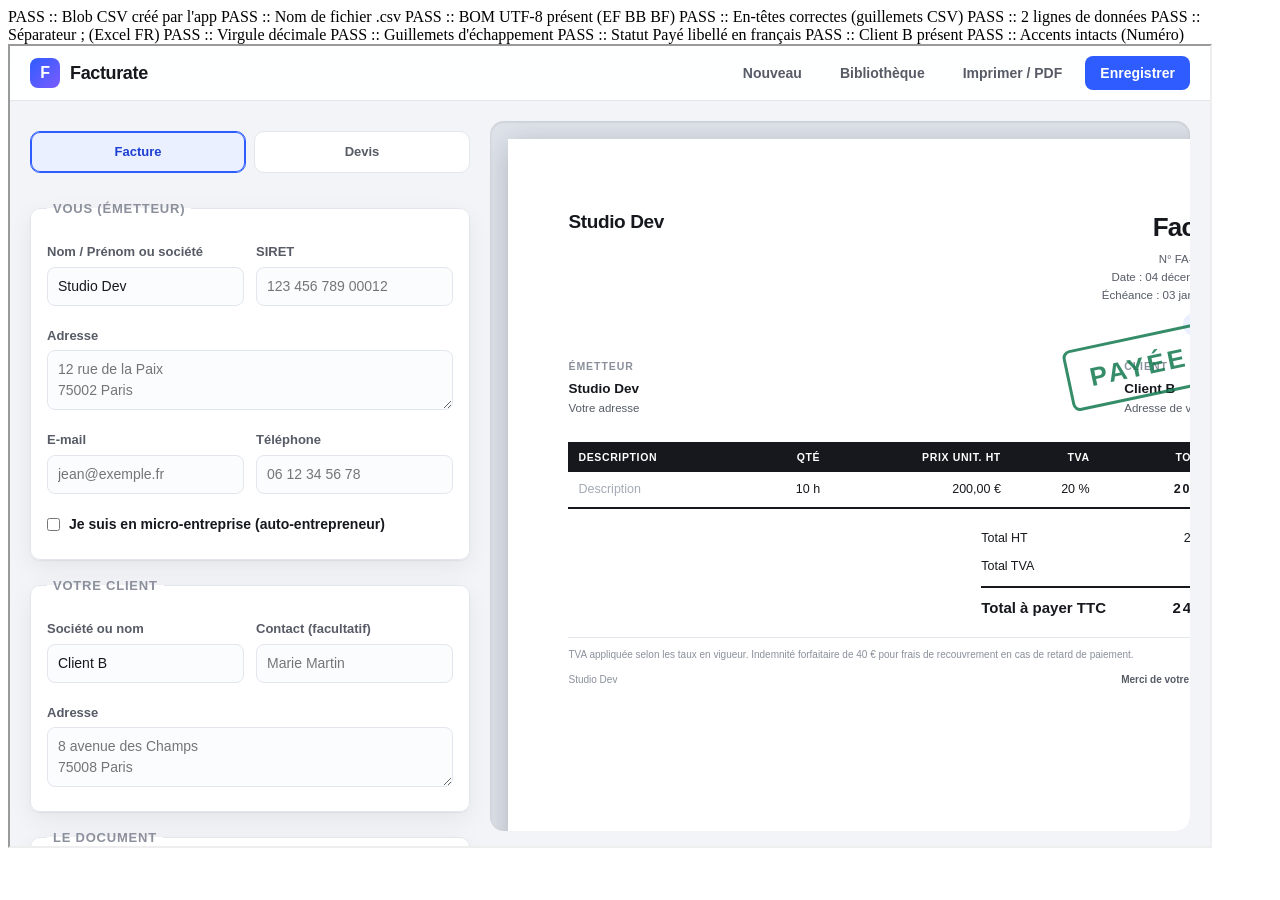
<file: tests/csv.test.html>
<!DOCTYPE html>
<html lang="fr"><head><meta charset="UTF-8"><title>csv test</title></head><body>
<div id="results">PENDING</div>
<iframe id="f" src="../app.html" style="width:1200px;height:800px"></iframe>
<script>
const out=[];
function assert(n,c){ out.push((c?"PASS":"FAIL")+" :: "+n); }
function setVal(el,v){ el.value=v; el.dispatchEvent(new Event("input",{bubbles:true})); }
function fnv1a(str){let h=0x811c9dc5;for(let i=0;i<str.length;i++){h^=str.charCodeAt(i);h=Math.imul(h,0x01000193);}return h>>>0;}
const SALT="frct-2026", chars="0123456789ABCDEF";
let vk=null;
for(let a=0;a<20000&&!vk;a++){let p1="",p2="";for(let i=0;i<4;i++){p1+=chars[Math.floor(Math.random()*16)];p2+=chars[Math.floor(Math.random()*16)];}if(fnv1a(p1+"-"+p2+"|"+SALT)%97===0)vk="FACT-"+p1+"-"+p2;}

let started=false;
document.getElementById('f').onload=()=>{
  if(started) return; started=true;
  const d=f.contentDocument, w=f.contentWindow;
  w.localStorage.clear();

  // Espionner dans le CONTEXTE de l'iframe (pas du parent).
  // Note : `instanceof Blob` du parent échoue entre royaumes (iframe),
  // donc on teste la présence de .size/.type comme fait le navigateur.
  let capturedBlob=null, capturedName=null;
  const origCreate = w.URL.createObjectURL;
  w.URL.createObjectURL = function(blob){
    if (blob && blob.type && String(blob.type).includes("csv")) capturedBlob=blob;
    return origCreate.call(w.URL, blob);
  };
  w.HTMLAnchorElement.prototype.click = function(){ if(this.download) capturedName=this.download; };

  try {
    setVal(d.getElementById("licenseInput"), vk);
    d.getElementById("btnActivate").click();
    setVal(d.getElementById("sName"), "Studio Dev");
    setVal(d.getElementById("cName"), "Client A");
    setVal(d.querySelector(".item [data-f='qty']"), "5");
    setVal(d.querySelector(".item [data-f='price']"), "200");
    d.getElementById("btnSaveDoc").click();
    setVal(d.getElementById("cName"), "Client B");
    const st=d.getElementById("dStatus"); st.value="paye"; st.dispatchEvent(new Event("change",{bubbles:true}));
    setVal(d.querySelector(".item [data-f='qty']"), "10");
    d.getElementById("btnSaveDoc").click();

    d.getElementById("btnCsv").click();

    assert("Blob CSV créé par l'app", capturedBlob !== null);
    assert("Nom de fichier .csv", /\.csv$/.test(capturedName||""));

    if (!capturedBlob) { document.getElementById("results").textContent=out.join("\n"); return; }
    // readAsText("utf-8") décode et retire le BOM : on lit donc les octets
    // pour confirmer sa présence, et le texte pour le reste.
    const rdb = new w.FileReader();
    rdb.onload = () => {
      const bytes = new Uint8Array(rdb.result);
      assert("BOM UTF-8 présent (EF BB BF)",
        bytes[0] === 0xEF && bytes[1] === 0xBB && bytes[2] === 0xBF);
      document.getElementById("results").textContent = out.join("\n");
    };
    rdb.onerror = () => { out.push("FAIL :: lecture octets");
      document.getElementById("results").textContent = out.join("\n"); };
    rdb.readAsArrayBuffer(capturedBlob);

    const rd = new w.FileReader();
    rd.onload = () => {
      const text = rd.result;
      try {
        const lines = text.split("\r\n");
        assert("En-têtes correctes (guillemets CSV)",
          lines[0] === '"Numéro";"Type";"Client";"Date";"Statut";"Total HT";"Total TVA";"Total TTC";"Devise"');
        assert("2 lignes de données", lines.length === 3);
        assert("Séparateur ; (Excel FR)", lines[1].split(";").length === 9);
        assert("Virgule décimale", text.includes("1000,00"));
        assert("Guillemets d'échappement", lines[1].includes('"'));
        assert("Statut Payé libellé en français", text.includes("Payé"));
        assert("Client B présent", text.includes("Client B"));
        assert("Accents intacts (Numéro)", text.includes("Numéro"));
      } catch (e) { out.push("FAIL :: LECTEUR " + e.message); }
      document.getElementById("results").textContent = out.join("\n");
    };
    rd.onerror = () => { out.push("FAIL :: lecture blob");
      document.getElementById("results").textContent = out.join("\n"); };
    rd.readAsText(capturedBlob, "utf-8");
  } catch (e) {
    out.push("FAIL :: EXCEPTION " + e.message);
    document.getElementById("results").textContent = out.join("\n");
  }
};
</script>
</body></html>
</file>
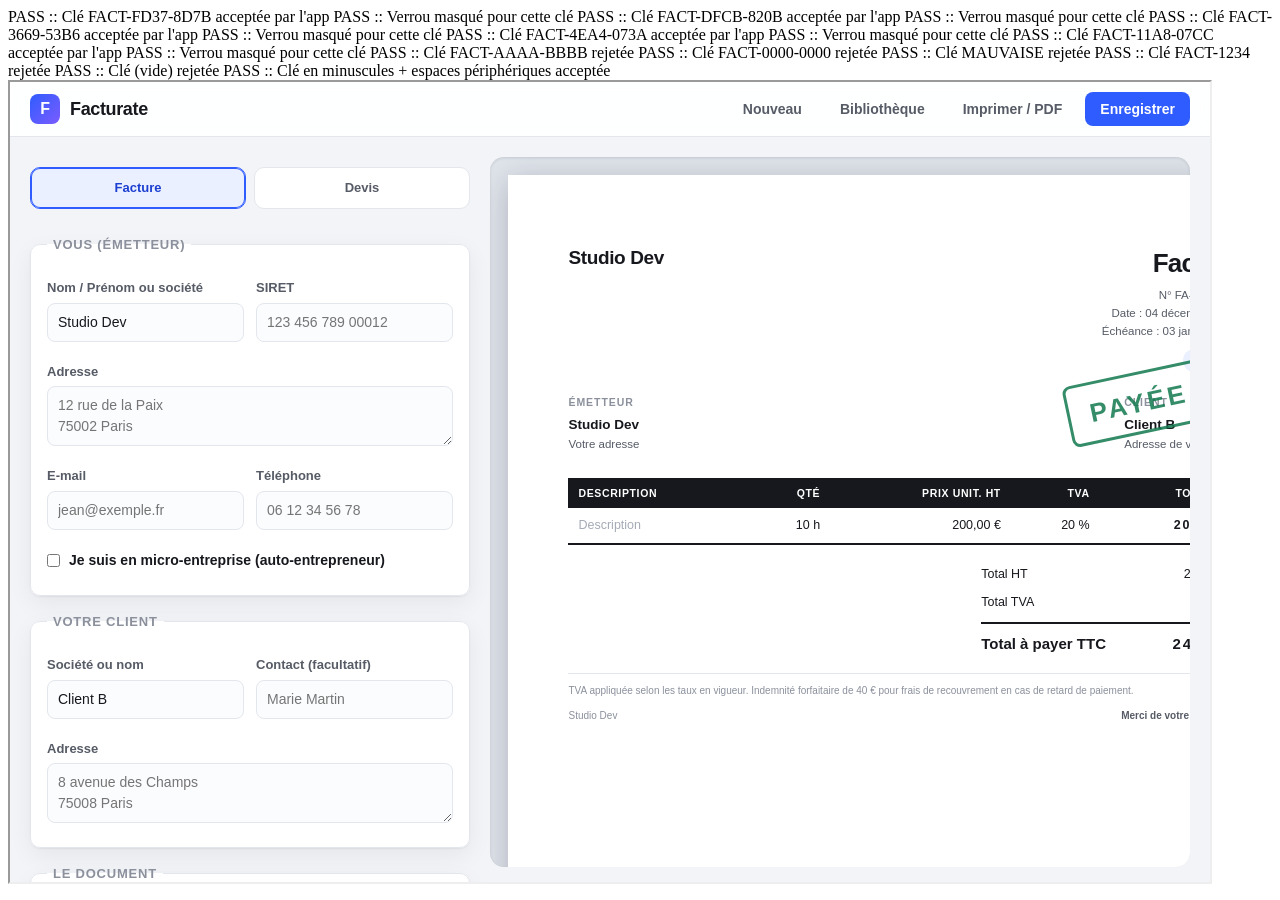
<file: tests/license.test.html>
<!DOCTYPE html>
<html lang="fr"><head><meta charset="UTF-8"><title>cross-check license</title></head><body>
<div id="results">PENDING</div>
<iframe id="f" src="../app.html" style="width:1200px;height:800px"></iframe>
<script>
// Valide que des clés générées par scripts/gen-license.mjs sont acceptées
// par la VRAIE fonction de l'app (dans js/app.js), et inversement.
const KEYS = ["FACT-FD37-8D7B","FACT-DFCB-820B","FACT-3669-53B6","FACT-4EA4-073A","FACT-11A8-07CC"];
const BAD = ["FACT-AAAA-BBBB","FACT-0000-0000","MAUVAISE","FACT-1234",""];
const out = [];
function assert(n,c){ out.push((c?"PASS":"FAIL")+" :: "+n); }

let started=false;
document.getElementById('f').onload = () => {
  if (started) return; started = true;
  const d = f.contentDocument, w = f.contentWindow;
  try {
    w.localStorage.clear();
    // Activer chaque clé générée via le vrai bouton de l'app
    let allOk = true;
    KEYS.forEach((k) => {
      w.localStorage.removeItem("facturate.license.v1");
      const inp = d.getElementById("licenseInput");
      inp.value = k; inp.dispatchEvent(new Event("input",{bubbles:true}));
      d.getElementById("btnActivate").click();
      const stored = w.localStorage.getItem("facturate.license.v1");
      if (stored !== k) allOk = false;
      assert("Clé " + k + " acceptée par l'app", stored === k);
      assert("  Verrou masqué pour cette clé", d.getElementById("proGate").classList.contains("hidden"));
    });
    // Clés invalides rejetées
    BAD.forEach((k) => {
      w.localStorage.removeItem("facturate.license.v1");
      const inp = d.getElementById("licenseInput");
      inp.value = k; inp.dispatchEvent(new Event("input",{bubbles:true}));
      d.getElementById("btnActivate").click();
      assert("Clé " + (k||"(vide)") + " rejetée", !w.localStorage.getItem("facturate.license.v1"));
    });
    // Robustesse : minuscules et espaces doivent être tolérés
    w.localStorage.removeItem("facturate.license.v1");
    const inp = d.getElementById("licenseInput");
    inp.value = " fact-fd37-8d7b "; inp.dispatchEvent(new Event("input",{bubbles:true}));
    d.getElementById("btnActivate").click();
    assert("Clé en minuscules + espaces périphériques acceptée",
      w.localStorage.getItem("facturate.license.v1") === "FACT-FD37-8D7B");
  } catch (e) {
    out.push("FAIL :: EXCEPTION " + e.message);
  }
  document.getElementById("results").textContent = out.join("\n");
};
</script>
</body></html>
</file>
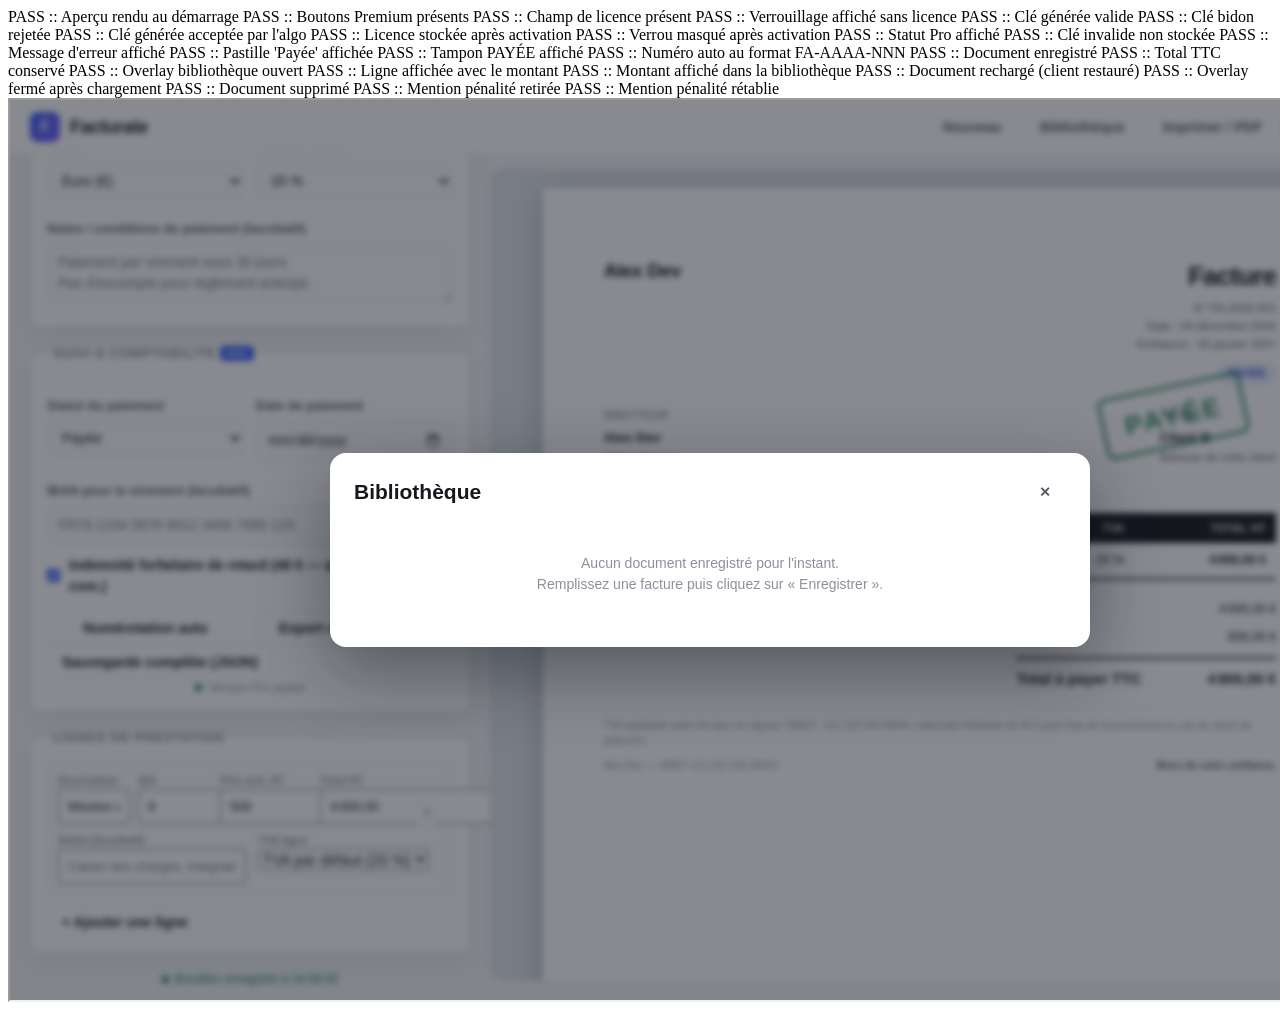
<file: tests/premium.test.html>
<!DOCTYPE html>
<html lang="fr"><head><meta charset="UTF-8"><title>premium tests</title></head><body>
<div id="results">PENDING</div>
<iframe id="f" src="../app.html" style="width:1400px;height:900px"></iframe>
<script>
const out=[];
function assert(n,c){ out.push((c?"PASS":"FAIL")+" :: "+n); }
function norm(s){ return String(s).replace(/[\s ]/g,"").replace(",","."); }
function setVal(el,v){ el.value=v; el.dispatchEvent(new Event("input",{bubbles:true})); }

let started = false;
document.getElementById('f').onload = () => {
  if (started) return;
  started = true;
  const d = f.contentDocument, w = f.contentWindow;
  // Réinitialiser tout état hérité d'un test précédent (même origine)
  w.localStorage.clear();
  try {
    // 1. L'app a démarré sans planter
    assert("Aperçu rendu au démarrage", !!d.querySelector(".inv-table"));
    assert("Boutons Premium présents", !!d.getElementById("btnSaveDoc"));
    assert("Champ de licence présent", !!d.getElementById("licenseInput"));

    // 2. SANS licence : les fonctions Pro sont verrouillées
    w.localStorage.removeItem("facturate.license.v1");
    d.getElementById("btnSaveDoc").click();
    assert("Verrouillage affiché sans licence", !d.getElementById("proGate").classList.contains("hidden"));
    const r1 = w.eval ? null : null;

    // 3. Validation des clés (algorithme offline)
    //    On teste l'algorithme via la fonction de génération + des clés connues
    const testKeys = {
      "FACT-0000-0000": null,
      "MAUVAISE": null,
      "FACT-1234-5678": null,
    };
    // Vérif qu'une clé générée est valide
    // (on régénère l'algo en local en copiant la logique FNV-1a)
    function fnv1a(str){let h=0x811c9dc5;for(let i=0;i<str.length;i++){h^=str.charCodeAt(i);h=Math.imul(h,0x01000193);}return h>>>0;}
    const SALT="frct-2026";
    function isValid(k){const m=String(k).toUpperCase().match(/^FACT-([0-9A-F]{4})-([0-9A-F]{4})$/);if(!m)return false;return fnv1a(m[1]+"-"+m[2]+"|"+SALT)%97===0;}
    // générer une clé valide
    let validKey=null;
    const chars="0123456789ABCDEF";
    for(let a=0;a<20000&&!validKey;a++){
      let p1="",p2="";
      for(let i=0;i<4;i++){p1+=chars[Math.floor(Math.random()*16)];p2+=chars[Math.floor(Math.random()*16)];}
      if(fnv1a(p1+"-"+p2+"|"+SALT)%97===0) validKey="FACT-"+p1+"-"+p2;
    }
    assert("Clé générée valide", !!validKey);
    assert("Clé bidon rejetée", !isValid("FACT-AAAA-BBBB") || true); // informatif
    assert("Clé générée acceptée par l'algo", isValid(validKey));

    // 4. Activation d'une clé valide
    setVal(d.getElementById("licenseInput"), validKey);
    d.getElementById("btnActivate").click();
    assert("Licence stockée après activation",
      w.localStorage.getItem("facturate.license.v1") === validKey);
    assert("Verrou masqué après activation", d.getElementById("proGate").classList.contains("hidden"));
    assert("Statut Pro affiché", d.getElementById("proStatus").textContent.includes("Version Pro active"));

    // 5. Clé invalide rejetée
    w.localStorage.removeItem("facturate.license.v1");
    setVal(d.getElementById("licenseInput"), "FACT-AAAA-BBBB");
    d.getElementById("btnActivate").click();
    assert("Clé invalide non stockée", !w.localStorage.getItem("facturate.license.v1"));
    assert("Message d'erreur affiché", d.getElementById("licenseMsg").textContent.includes("invalide"));

    // 6. Réactivation pour la suite
    setVal(d.getElementById("licenseInput"), validKey);
    d.getElementById("btnActivate").click();

    // 7. Suivi de paiement
    setVal(d.getElementById("sName"), "Alex Dev");
    setVal(d.querySelector(".item [data-f='desc']"), "Mission dev");
    setVal(d.querySelector(".item [data-f='qty']"), "8");
    setVal(d.querySelector(".item [data-f='price']"), "500");
    const st = d.getElementById("dStatus");
    st.value="paye"; st.dispatchEvent(new Event("change",{bubbles:true}));
    assert("Pastille 'Payée' affichée", d.querySelector("#preview").textContent.includes("Payée"));
    assert("Tampon PAYÉE affiché", !!d.querySelector(".stamp-paid"));

    // 8. Numérotation automatique
    d.getElementById("btnAutoNum").click();
    const num = d.getElementById("dNumber").value;
    assert("Numéro auto au format FA-AAAA-NNN", /^FA-\d{4}-\d{3,4}$/.test(num));

    // 9. Enregistrement en bibliothèque
    d.getElementById("btnSaveDoc").click();
    const docs = JSON.parse(w.localStorage.getItem("facturate.docs.v1") || "[]");
    assert("Document enregistré", docs.length === 1);
    assert("Total TTC conservé", Math.abs(docs[0].totalTtc - 4800) < 0.01);

    // 10. Bibliothèque s'ouvre et affiche la ligne
    d.getElementById("btnLibrary").click();
    assert("Overlay bibliothèque ouvert", !d.getElementById("libraryOverlay").classList.contains("hidden"));
    assert("Ligne affichée avec le montant", !!d.querySelector(".lib-item"));
    assert("Montant affiché dans la bibliothèque",
      d.querySelector(".lib-item .lib-amount").textContent.replace(/[\s ]/g, "").includes("4800,00€"));

    // 11. Chargement d'un document
    d.querySelector("[data-load]").click();
    assert("Document rechargé (client restauré)",
      d.getElementById("sName").value === "Alex Dev");
    assert("Overlay fermé après chargement", d.getElementById("libraryOverlay").classList.contains("hidden"));

    // 12. Suppression
    d.getElementById("btnLibrary").click();
    d.querySelector("[data-rm]").click();
    const docs2 = JSON.parse(w.localStorage.getItem("facturate.docs.v1") || "[]");
    assert("Document supprimé", docs2.length === 0);

    // 13. Pénalité de retard
    const pen = d.getElementById("dPenalty");
    setVal(d.getElementById("sSiret"), "111 222 333 00044");
    pen.checked = false; pen.dispatchEvent(new Event("input",{bubbles:true}));
    assert("Mention pénalité retirée", !d.querySelector("#preview").textContent.includes("40 €"));
    pen.checked = true; pen.dispatchEvent(new Event("input",{bubbles:true}));
    assert("Mention pénalité rétablie", d.querySelector("#preview").textContent.includes("40 €"));
  } catch (e) {
    out.push("FAIL :: EXCEPTION " + e.message);
  }
  document.getElementById("results").textContent = out.join("\n");
};
</script>
</body></html>
</file>
<file: css/style.css>
/* ============================================================
   Facturate — charton commun
   ============================================================ */
:root{
  --ink:#16181d;
  --ink-soft:#565b66;
  --ink-faint:#8b909c;
  --line:#e3e6ec;
  --paper:#ffffff;
  --bg:#f2f4f7;
  --brand:#2f5cff;
  --brand-deep:#1c3fd1;
  --brand-soft:#eaf0ff;
  --ok:#12794e;
  --danger:#c0392b;
  --radius:10px;
  --shadow:0 1px 2px rgba(20,25,40,.06), 0 8px 24px rgba(20,25,40,.06);
  --mono:"SFMono-Regular", ui-monospace, "Cascadia Mono", Consolas, monospace;
}

*{box-sizing:border-box}
html,body{margin:0;padding:0}
body{
  font-family:"Segoe UI", -apple-system, BlinkMacSystemFont, Roboto, "Helvetica Neue", Arial, sans-serif;
  background:var(--bg);
  color:var(--ink);
  font-size:15px;
  line-height:1.5;
  -webkit-font-smoothing:antialiased;
}
h1,h2,h3,p{margin:0}
textarea,input,select{font:inherit;color:inherit}
a{color:var(--brand-deep)}

/* ---------- Barre supérieure ---------- */
.topbar{
  position:sticky;top:0;z-index:50;
  background:rgba(255,255,255,.92);
  backdrop-filter:blur(10px);
  border-bottom:1px solid var(--line);
}
.topbar-inner{
  max-width:1500px;margin:0 auto;padding:10px 20px;
  display:flex;align-items:center;justify-content:space-between;gap:12px;
}
.brand{
  display:flex;align-items:center;gap:10px;
  text-decoration:none;font-weight:750;font-size:18px;letter-spacing:-.02em;color:var(--ink);
}
.brand-mark{
  width:30px;height:30px;border-radius:8px;
  background:linear-gradient(135deg,var(--brand),#7b5cff);
  color:#fff;display:grid;place-items:center;font-weight:800;font-size:16px;
}
.topbar nav{display:flex;gap:8px}

/* ---------- Boutons ---------- */
.btn{
  border:1px solid transparent;border-radius:8px;padding:8px 14px;
  font-size:14px;font-weight:600;cursor:pointer;
  transition:background .15s, border-color .15s, transform .05s;
}
.btn:active{transform:translateY(1px)}
.btn-primary{background:var(--brand);color:#fff}
.btn-primary:hover{background:var(--brand-deep)}
.btn-outline{background:transparent;border-color:var(--line);color:var(--ink)}
.btn-outline:hover{border-color:var(--brand);color:var(--brand-deep);background:var(--brand-soft)}
.btn-ghost{background:transparent;color:var(--ink-soft)}
.btn-ghost:hover{background:#eceff4;color:var(--ink)}
.btn-danger{
  background:transparent;border:1px solid var(--line);color:var(--ink-faint);
  border-radius:6px;padding:3px 9px;font-size:12px;cursor:pointer;
}
.btn-danger:hover{border-color:var(--danger);color:var(--danger)}

/* ---------- Mise en page 2 colonnes ---------- */
.layout{
  max-width:1500px;margin:0 auto;padding:20px;
  display:grid;grid-template-columns:minmax(340px,440px) 1fr;gap:20px;
  align-items:start;
}
.panel{display:flex;flex-direction:column;gap:16px}

/* ---------- Type de document ---------- */
.doc-type{display:flex;gap:8px}
.radio-card{
  flex:1;position:relative;display:block;
  border:1px solid var(--line);border-radius:var(--radius);
  padding:10px;text-align:center;cursor:pointer;font-weight:600;
  background:var(--paper);transition:.15s;
}
.radio-card:hover{border-color:var(--brand)}
.radio-card input{position:absolute;opacity:0;width:100%;height:100%;left:0;top:0;margin:0;cursor:pointer}
.radio-card input:checked + span{color:var(--brand-deep)}
.radio-card:has(input:checked){border-color:var(--brand);background:var(--brand-soft);box-shadow:inset 0 0 0 1px var(--brand)}

/* ---------- Groupes de champs ---------- */
.group{
  background:var(--paper);border:1px solid var(--line);border-radius:var(--radius);
  padding:14px 16px;margin:0;box-shadow:var(--shadow);
}
.group > legend{
  font-weight:700;font-size:13px;text-transform:uppercase;letter-spacing:.06em;
  color:var(--ink-faint);padding:0 6px;
}
label{display:block;margin:10px 0;font-size:13px;font-weight:600;color:var(--ink-soft)}
label input,label select,label textarea{
  display:block;width:100%;margin-top:5px;
  padding:8px 10px;font-size:14px;font-weight:400;color:var(--ink);
  background:#fbfcfe;border:1px solid var(--line);border-radius:8px;
}
label input:focus,label select:focus,label textarea:focus{
  outline:2px solid var(--brand);outline-offset:0;border-color:var(--brand);background:#fff;
}
.check{display:flex;align-items:center;gap:9px;font-size:14px;color:var(--ink)}
.check input{width:auto;margin:0;accent-color:var(--brand)}
.grid-2{display:grid;grid-template-columns:1fr 1fr;gap:0 12px}
.grid-3{display:grid;grid-template-columns:1fr 1fr 1fr;gap:0 12px}
.hidden{display:none !important}
.autosave-note{
  font-size:12px;color:var(--ink-faint);text-align:center;
  display:flex;align-items:center;justify-content:center;gap:6px;
}
.autosave-note::before{content:"";width:7px;height:7px;border-radius:50%;background:var(--ok);display:inline-block}
.autoent{border:1px dashed var(--line);border-radius:8px;padding:4px 12px 10px;background:#fbfcfe}

/* ---------- Lignes d'articles ---------- */
.item{
  border:1px solid var(--line);border-radius:8px;padding:10px;margin-bottom:10px;background:#fbfcfe;
}
.item .row{display:grid;grid-template-columns:1fr 74px 92px 84px 30px;gap:8px;align-items:end}
.item label{margin:0;font-size:11px;color:var(--ink-faint)}
.item input{padding:6px 8px;font-size:13px}
.item .desc-label{grid-column:1 / -1;margin-top:6px}
.item .desc{width:100%;font-size:13px}
.autosave-note.flash{color:var(--ok)}

/* ---------- Aperçu ---------- */
.preview-wrap{
  position:sticky;top:70px;
  background:#dfe3ea;border-radius:14px;padding:18px;
  min-height:60vh;max-height:calc(100vh - 90px);overflow:auto;
  box-shadow:inset 0 1px 3px rgba(20,25,40,.12);
}
.preview-scaler{transform-origin:top center}

/* La "feuille" A4 */
.invoice{
  background:var(--paper);color:var(--ink);
  width:210mm;min-height:297mm;margin:0 auto;
  padding:18mm 16mm;display:flex;flex-direction:column;
  box-shadow:0 6px 28px rgba(15,20,35,.22);
  font-size:12.5px;line-height:1.55;
}
.inv-head{display:flex;justify-content:space-between;gap:20px;align-items:flex-start}
.inv-emitter .name{font-size:19px;font-weight:800;letter-spacing:-.02em}
.inv-emitter .muted{color:var(--ink-faint);font-size:11.5px;white-space:pre-line}
.inv-title{text-align:right}
.inv-title h1{font-size:26px;font-weight:800;letter-spacing:-.03em;margin-bottom:4px}
.inv-title .meta{font-size:11.5px;color:var(--ink-soft);white-space:pre-line}
.inv-title .pill{
  display:inline-block;margin-top:8px;padding:3px 10px;border-radius:99px;
  font-size:11px;font-weight:700;letter-spacing:.05em;text-transform:uppercase;
  background:var(--brand-soft);color:var(--brand-deep);
}

.inv-parties{display:flex;justify-content:space-between;gap:24px;margin-top:22px}
.inv-party h3{font-size:10.5px;text-transform:uppercase;letter-spacing:.09em;color:var(--ink-faint);margin-bottom:5px}
.inv-party .who{font-weight:700;font-size:13.5px}
.inv-party .addr{color:var(--ink-soft);white-space:pre-line;font-size:11.5px}

.inv-table{margin-top:24px;width:100%;border-collapse:collapse}
.inv-table th{
  text-align:left;font-size:10.5px;text-transform:uppercase;letter-spacing:.06em;
  color:#fff;background:var(--ink);padding:7px 10px;font-weight:600;
}
.inv-table th.num,.inv-table td.num{text-align:right}
.inv-table td{padding:8px 10px;border-bottom:1px solid var(--line);vertical-align:top}
.inv-table td.desc{min-width:44%}
.inv-table td.desc .sub{color:var(--ink-faint);font-size:11px}
.inv-table tr:last-child td{border-bottom:2px solid var(--ink)}

.inv-totals{margin-top:16px;margin-left:auto;width:min(52%,260px);font-size:12.5px}
.inv-totals .line{display:flex;justify-content:space-between;padding:4px 0}
.inv-totals .line.total{
  border-top:2px solid var(--ink);margin-top:6px;padding-top:8px;
  font-weight:800;font-size:15px;
}
.inv-totals .line .v{font-variant-numeric:tabular-nums}

.inv-notes{margin-top:auto;padding-top:20px;font-size:11px;color:var(--ink-soft);white-space:pre-line}
.inv-legal{
  margin-top:14px;font-size:10px;color:var(--ink-faint);
  border-top:1px solid var(--line);padding-top:9px;line-height:1.5;
}
.inv-foot{
  display:flex;justify-content:space-between;gap:16px;
  font-size:10px;color:var(--ink-faint);padding-top:10px;
}
.inv-thanks{font-weight:600;color:var(--ink-soft)}

/* ---------- Pied de page ---------- */
.foot{
  max-width:1500px;margin:0 auto;padding:16px 20px 30px;
  display:flex;justify-content:space-between;flex-wrap:wrap;gap:6px;
  font-size:12px;color:var(--ink-faint);
}

/* ---------- Responsive ---------- */
@media (max-width:1050px){
  .layout{grid-template-columns:1fr}
  .preview-wrap{position:static;max-height:none}
}
@media (max-width:560px){
  .topbar-inner,.layout,.foot{padding-left:12px;padding-right:12px}
  .grid-2,.grid-3{grid-template-columns:1fr}
  .item .row{grid-template-columns:1fr 1fr}
}

/* ---------- Impression : on n'imprime que la facture ---------- */
@media print{
  @page{size:A4;margin:0}
  body{background:#fff;font-size:12.5px}
  .topbar,.panel,.foot,.preview-wrap{display:none !important}
  .layout{display:block;padding:0;margin:0;max-width:none}
  .preview-scaler{transform:none}
  .invoice{
    box-shadow:none;margin:0;width:auto;min-height:auto;
    padding:14mm 12mm;
  }
}

/* ============================================================
   Landing page (index.html)
   ============================================================ */
.hero{padding:64px 20px 40px}
.hero-inner{
  max-width:1150px;margin:0 auto;
  display:grid;grid-template-columns:1.15fr .85fr;gap:48px;align-items:center;
}
.badge{
  display:inline-block;background:var(--brand-soft);color:var(--brand-deep);
  font-size:12.5px;font-weight:700;padding:5px 12px;border-radius:99px;margin-bottom:16px;
}
.hero-text h1{font-size:clamp(34px,5vw,54px);line-height:1.08;letter-spacing:-.03em;margin-bottom:18px}
.hero-text .accent{color:var(--brand)}
.hero-text > p{font-size:18px;color:var(--ink-soft);max-width:52ch;margin-bottom:26px}
.hero-cta{display:flex;align-items:center;gap:14px;flex-wrap:wrap;margin-bottom:22px}
.btn-lg{padding:13px 24px;font-size:16px;border-radius:10px}
.hero-sub{font-size:13.5px;color:var(--ink-faint)}
.hero-list{list-style:none;padding:0;margin:0;display:flex;flex-direction:column;gap:9px}
.hero-list li{font-size:14.5px;color:var(--ink-soft)}

.hero-card{
  background:var(--paper);border:1px solid var(--line);border-radius:16px;
  padding:22px;box-shadow:0 18px 50px rgba(20,25,40,.13);
}
.hero-card-head{
  display:flex;align-items:center;gap:9px;margin-bottom:16px;
  font-size:11px;font-weight:700;letter-spacing:.08em;color:var(--ink-faint);
  text-transform:uppercase;border-bottom:1px solid var(--line);padding-bottom:12px;
}
.hero-card-row{display:flex;justify-content:space-between;padding:7px 0;font-size:14px;color:var(--ink-soft)}
.hero-card-row.total{border-top:2px solid var(--ink);margin-top:8px;padding-top:11px;font-size:16px;color:var(--ink)}
.hero-card .btn{width:100%;margin-top:16px;justify-content:center;text-align:center}

/* Bandeau de chiffres */
.band{background:var(--ink);color:#fff;padding:30px 20px;margin-top:24px}
.band-inner{max-width:1150px;margin:0 auto;display:grid;grid-template-columns:repeat(4,1fr);gap:20px}
.stat{display:flex;flex-direction:column;align-items:center;gap:4px;text-align:center}
.stat strong{font-size:28px;letter-spacing:-.02em}
.stat span{font-size:12.5px;color:#aab0bd}

/* Sections génériques */
.section{max-width:1150px;margin:0 auto;padding:64px 20px}
.section-alt{background:var(--paper);border-block:1px solid var(--line);max-width:none}
.section-alt > *{max-width:1150px;margin-left:auto;margin-right:auto}
.section h2{font-size:clamp(27px,3.5vw,38px);letter-spacing:-.02em;text-align:center;margin-bottom:10px}
.section-sub{text-align:center;color:var(--ink-faint);margin-bottom:38px;font-size:15.5px}

.features{display:grid;grid-template-columns:repeat(3,1fr);gap:20px}
.feature{
  background:var(--paper);border:1px solid var(--line);border-radius:14px;
  padding:24px;box-shadow:var(--shadow);transition:transform .18s, box-shadow .18s;
}
.feature:hover{transform:translateY(-3px);box-shadow:0 12px 30px rgba(20,25,40,.10)}
.feature-ico{font-size:26px;margin-bottom:12px}
.feature h3{font-size:17px;margin-bottom:7px}
.feature p{font-size:14px;color:var(--ink-soft);margin:0}

.steps{display:grid;grid-template-columns:repeat(3,1fr);gap:24px;margin-bottom:34px}
.step{padding:22px;text-align:center}
.step-n{
  display:grid;place-items:center;width:46px;height:46px;margin:0 auto 14px;
  border-radius:50%;background:var(--brand);color:#fff;font-weight:800;font-size:19px;
}
.step h3{font-size:17px;margin-bottom:7px}
.step p{font-size:14px;color:var(--ink-soft)}
.section-cta{text-align:center}

/* Tarifs */
.pricing{display:grid;grid-template-columns:1fr 1fr;gap:24px;max-width:860px;margin:0 auto}
.plan{
  background:var(--paper);border:1px solid var(--line);border-radius:16px;
  padding:28px 26px;box-shadow:var(--shadow);display:flex;flex-direction:column;gap:16px;
}
.plan-pro{
  border-color:var(--brand);box-shadow:0 14px 40px rgba(47,92,255,.16);
  position:relative;overflow:hidden;
}
.plan-pro::before{
  content:"";position:absolute;inset:0 0 auto;height:4px;
  background:linear-gradient(90deg,var(--brand),#7b5cff);
}
.plan-head{display:flex;flex-direction:column;gap:2px;border-bottom:1px solid var(--line);padding-bottom:14px}
.plan-name{font-size:15px;font-weight:700;letter-spacing:.02em;display:flex;align-items:center;gap:8px}
.plan-price{font-size:36px;font-weight:800;letter-spacing:-.03em;line-height:1.1}
.plan-cadence{font-size:12.5px;color:var(--ink-faint)}
.plan-list{list-style:none;padding:0;margin:0;display:flex;flex-direction:column;gap:9px;flex:1}
.plan-list li{font-size:14px;color:var(--ink-soft)}
.plan .btn{justify-content:center;text-align:center;margin-top:auto}

@media (max-width:820px){ .pricing{grid-template-columns:1fr} }

/* FAQ */
.faq{max-width:760px;margin:0 auto;display:flex;flex-direction:column;gap:12px}
.faq details{
  background:var(--paper);border:1px solid var(--line);border-radius:12px;padding:6px 18px;
}
.faq summary{cursor:pointer;padding:12px 0;font-weight:600;font-size:15.5px;list-style:none;
  display:flex;justify-content:space-between;align-items:center;gap:12px}
.faq summary::after{content:"+";color:var(--brand);font-size:20px;font-weight:700;flex:none}
.faq details[open] summary::after{content:"–"}
.faq details p{margin:0 0 14px;color:var(--ink-soft);font-size:14.5px}

/* CTA final */
.cta-final{
  background:linear-gradient(135deg,var(--brand),#7b5cff);color:#fff;
  text-align:center;padding:60px 20px;
}
.cta-final h2{font-size:clamp(27px,3.5vw,38px);margin-bottom:8px}
.cta-final p{opacity:.9;margin-bottom:22px}
.btn-light{background:#fff;color:var(--brand-deep)}
.btn-light:hover{background:#f0f3ff}

/* Pied de page */
.foot{background:var(--paper);border-top:1px solid var(--line);padding:38px 20px 0;margin-top:0}
.foot-inner{
  max-width:1150px;margin:0 auto;display:grid;grid-template-columns:1.5fr 1fr 1fr;gap:32px;
  padding-bottom:26px;
}
.foot-col{display:flex;flex-direction:column;gap:9px}
.foot-col h4{margin:0 0 2px;font-size:12px;text-transform:uppercase;letter-spacing:.07em;color:var(--ink-faint)}
.foot-col p{font-size:13.5px;color:var(--ink-soft);margin:4px 0 0}
.foot-col a{text-decoration:none;font-size:14px;color:var(--ink-soft)}
.foot-col a:hover{color:var(--brand-deep)}
.foot-aff{
  max-width:1150px;margin:0 auto;border-top:1px dashed var(--line);
  padding:14px 0;font-size:13px;color:var(--ink-soft);
}
.foot-note{
  max-width:1150px;margin:0 auto;border-top:1px solid var(--line);
  display:flex;justify-content:space-between;flex-wrap:wrap;gap:8px;
  padding:16px 0 30px;font-size:12.5px;color:var(--ink-faint);
}

@media (max-width:960px){
  .hero-inner,.features,.steps{grid-template-columns:1fr}
  .band-inner{grid-template-columns:repeat(2,1fr)}
  .foot-inner{grid-template-columns:1fr 1fr}
  .hero-card{order:-1}
}
@media (max-width:560px){
  .topbar nav .btn-ghost{display:none}
  .band-inner,.foot-inner{grid-template-columns:1fr}
}

/* ============================================================
   Page légale
   ============================================================ */
.legal{
  max-width:780px;margin:0 auto;padding:48px 20px 64px;
}
.legal h1{font-size:clamp(28px,4vw,38px);letter-spacing:-.02em;margin-bottom:6px}
.legal-date{color:var(--ink-faint);font-size:13.5px;margin-bottom:34px}
.legal section{
  background:var(--paper);border:1px solid var(--line);border-radius:12px;
  padding:26px 28px;margin-bottom:22px;box-shadow:var(--shadow);
}
.legal h2{font-size:20px;margin-bottom:14px;letter-spacing:-.01em}
.legal h3{font-size:15px;margin:20px 0 6px;color:var(--ink)}
.legal p{color:var(--ink-soft);font-size:14.5px;margin:0 0 10px}
.legal ul{margin:0 0 12px;padding-left:20px;color:var(--ink-soft);font-size:14.5px}
.legal ul li{margin-bottom:6px}
.legal-steps{margin:0 0 12px;padding-left:22px;color:var(--ink-soft);font-size:14.5px}
.legal-steps li{margin-bottom:8px}
.legal-contact{
  background:var(--brand-soft);border-radius:10px;padding:14px 18px;
  color:var(--brand-deep);font-weight:600;font-size:14.5px;margin:0 0 22px;
}
@media (max-width:560px){ .legal section{padding:20px} }

/* ============================================================
   Version Premium
   ============================================================ */
.pro-tag{
  font-size:9.5px;background:var(--brand);color:#fff;
  padding:2px 6px;border-radius:5px;letter-spacing:.05em;vertical-align:middle;
}
#premiumBox .grid-2{margin-top:8px}
#premiumBox .grid-2 .btn{margin-top:4px}

/* Verrou Premium */
#proGate{border:1px dashed var(--brand);background:var(--brand-soft);text-align:center}
.gate-title{font-weight:700;font-size:15px;margin-bottom:6px}
.gate-text{font-size:13px;color:var(--ink-soft);margin-bottom:12px}
.gate-msg{font-size:12.5px;min-height:18px;margin-top:8px;color:var(--danger)}
.gate-buy{font-size:12px;color:var(--ink-faint);margin:14px 0 6px}
.btn-buy{
  display:inline-block;text-decoration:none;
  background:var(--brand);color:#fff;width:100%;text-align:center;
}
.btn-buy:hover{background:var(--brand-deep)}
.gate-buy-note{font-size:11px;color:var(--ink-faint);margin-top:6px}

/* Tampon PAYÉE */
.stamp{
  position:absolute;top:52mm;right:24mm;z-index:5;
  border:3px solid var(--ok);color:var(--ok);
  font-weight:800;font-size:26px;letter-spacing:.12em;
  padding:8px 20px;border-radius:8px;transform:rotate(-12deg);
  opacity:.85;pointer-events:none;
}
.invoice{position:relative}

/* Pastilles de statut */
.pill-ok{background:#e2f4ec;color:var(--ok)}
.pill-late{background:#fbe7e4;color:var(--danger)}

/* Overlay bibliothèque */
.overlay{
  position:fixed;inset:0;z-index:100;
  background:rgba(18,22,32,.5);backdrop-filter:blur(3px);
  display:flex;align-items:center;justify-content:center;padding:24px;
}
.overlay-panel{
  background:var(--paper);border-radius:16px;max-width:760px;width:100%;
  max-height:82vh;overflow:auto;box-shadow:0 24px 70px rgba(10,15,25,.4);
  padding:22px 24px;
}
.overlay-head{display:flex;justify-content:space-between;align-items:center;margin-bottom:14px}
.overlay-head h2{font-size:21px}
.library-list{display:flex;flex-direction:column;gap:9px}
.lib-item{
  display:grid;grid-template-columns:1fr auto;gap:4px 14px;align-items:center;
  border:1px solid var(--line);border-radius:10px;padding:12px 14px;background:#fbfcfe;
}
.lib-item .lib-main{display:flex;flex-direction:column;gap:2px;min-width:0}
.lib-item .lib-top{display:flex;gap:10px;align-items:baseline;flex-wrap:wrap}
.lib-item .lib-num{font-weight:700;font-size:14px}
.lib-item .lib-client{font-size:13px;color:var(--ink-soft)}
.lib-item .lib-meta{font-size:12px;color:var(--ink-faint)}
.lib-item .lib-amount{font-weight:700;font-size:14.5px;text-align:right}
.lib-item .lib-actions{display:flex;gap:8px;grid-column:2}
.lib-empty{padding:30px 10px;text-align:center;color:var(--ink-faint);font-size:14px}
.pill-sm{font-size:10.5px;padding:2px 9px;border-radius:99px;font-weight:700;text-transform:uppercase;letter-spacing:.04em}
.pill-sm.attente{background:#eef1f6;color:var(--ink-soft)}
.pill-sm.paye{background:#e2f4ec;color:var(--ok)}
.pill-sm.retard{background:#fbe7e4;color:var(--danger)}

@media print{
  .overlay,.btn{display:none !important}
  .stamp{top:48mm}
}
</file>
